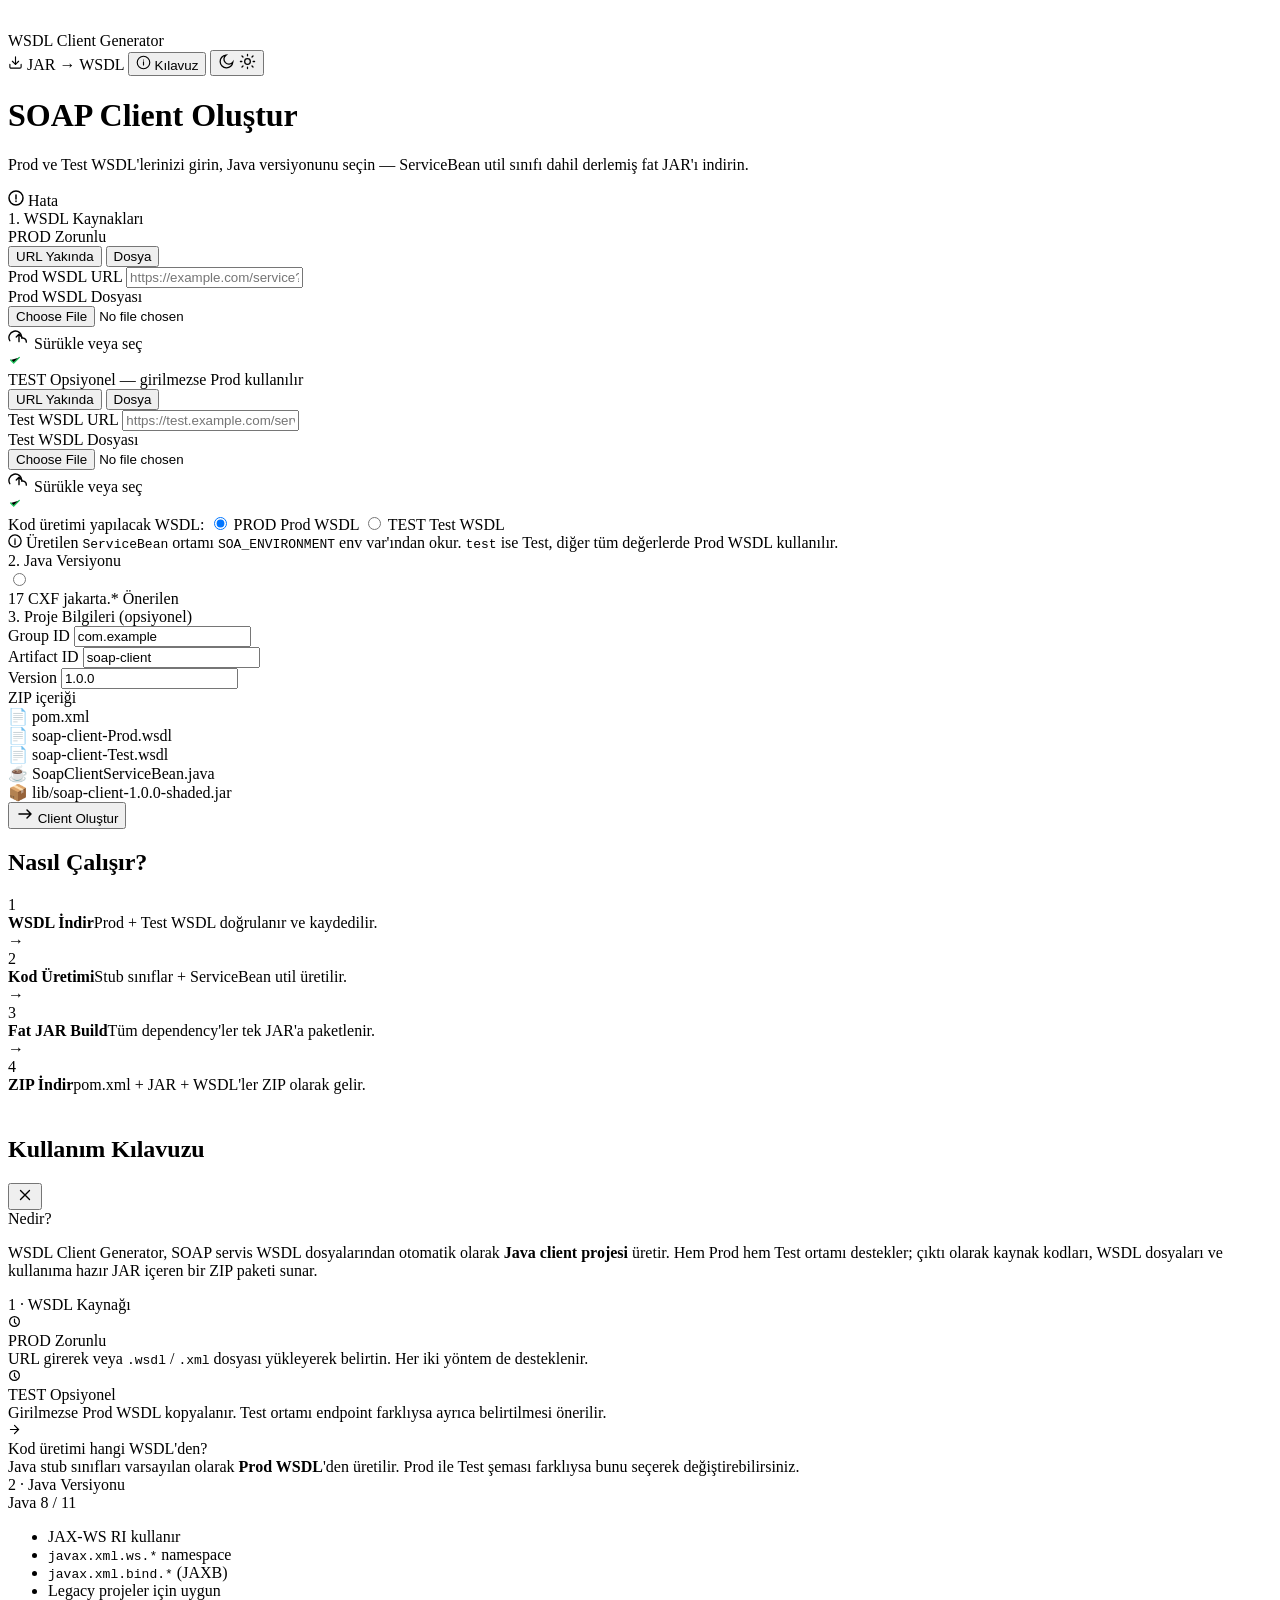
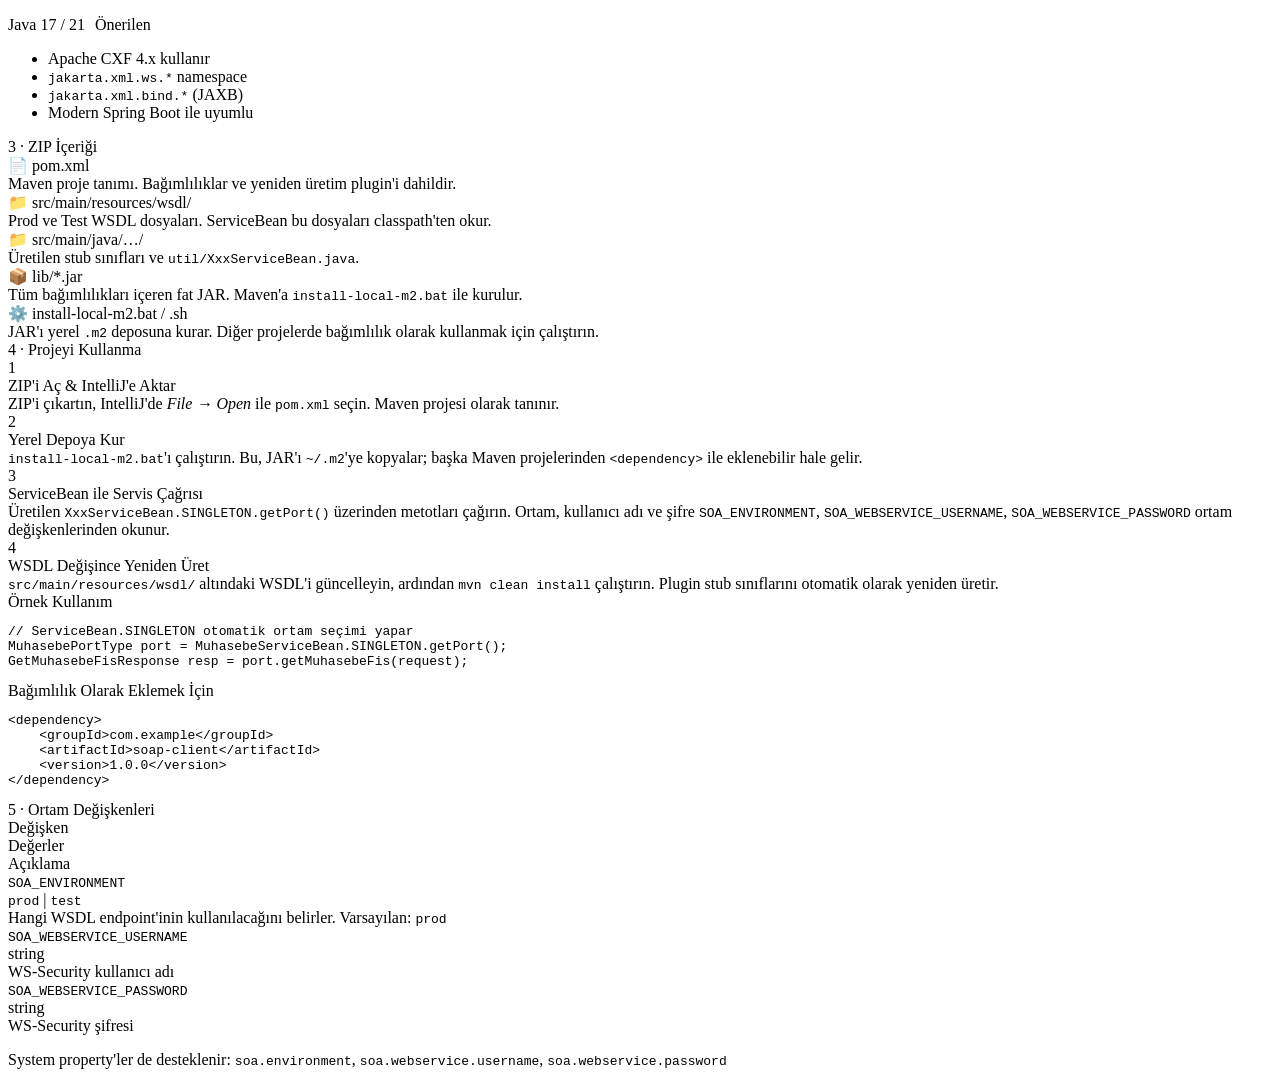
<file: src/main/resources/templates/index.html>
<!DOCTYPE html>
<html lang="tr" xmlns:th="http://www.thymeleaf.org">
<head>
    <meta charset="UTF-8"/>
    <meta name="viewport" content="width=device-width, initial-scale=1.0"/>
    <title>WSDL Client Generator</title>
    <link rel="icon" type="image/svg+xml" th:href="@{/favicon.svg}"/>
    <link rel="icon" type="image/x-icon" th:href="@{/favicon.ico}"/>
    <link rel="stylesheet" th:href="@{/css/style.css}"/>
    <script>
        (function() {
            const t = localStorage.getItem('theme') || 'dark';
            document.documentElement.setAttribute('data-theme', t);
        })();
    </script>
</head>
<body>
<div class="page">

    <header class="header">
        <div class="header-inner">
            <div class="logo">
                <div class="logo-icon">
                    <svg width="20" height="20" viewBox="0 0 20 20" fill="none">
                        <path d="M4 6h5l3 4-3 4H4l3-4-3-4zm6 0h6" stroke="white" stroke-width="1.8"
                              stroke-linecap="round" stroke-linejoin="round"/>
                    </svg>
                </div>
                <span>WSDL Client Generator</span>
            </div>
            <div class="header-right">
                <a class="btn-jar2wsdl" th:href="@{/jar2wsdl}" title="JAR'dan WSDL Çıkar">
                    <svg width="15" height="15" viewBox="0 0 24 24" fill="none">
                        <path d="M21 15v4a2 2 0 01-2 2H5a2 2 0 01-2-2v-4" stroke="currentColor" stroke-width="1.8" stroke-linecap="round" stroke-linejoin="round"/>
                        <polyline points="7 10 12 15 17 10" stroke="currentColor" stroke-width="1.8" stroke-linecap="round" stroke-linejoin="round"/>
                        <line x1="12" y1="15" x2="12" y2="3" stroke="currentColor" stroke-width="1.8" stroke-linecap="round"/>
                    </svg>
                    JAR → WSDL
                </a>
                <button class="btn-guide" id="guideBtn" title="Kullanım Kılavuzu">
                    <svg width="15" height="15" viewBox="0 0 24 24" fill="none">
                        <circle cx="12" cy="12" r="10" stroke="currentColor" stroke-width="1.8"/>
                        <path d="M12 8v.01M12 11v5" stroke="currentColor" stroke-width="1.8" stroke-linecap="round"/>
                    </svg>
                    Kılavuz
                </button>
                <button class="theme-toggle" id="themeToggle" title="Tema değiştir" aria-label="Tema değiştir">
                    <svg class="icon-moon" width="17" height="17" viewBox="0 0 24 24" fill="none">
                        <path d="M21 12.79A9 9 0 1111.21 3a7 7 0 109.79 9.79z" stroke="currentColor" stroke-width="1.8" stroke-linecap="round"/>
                    </svg>
                    <svg class="icon-sun" width="17" height="17" viewBox="0 0 24 24" fill="none">
                        <circle cx="12" cy="12" r="4" stroke="currentColor" stroke-width="1.8"/>
                        <path d="M12 2v2m0 16v2M4.22 4.22l1.42 1.42m12.72 12.72 1.42 1.42M2 12h2m16 0h2M4.22 19.78l1.42-1.42M18.36 5.64l1.42-1.42" stroke="currentColor" stroke-width="1.8" stroke-linecap="round"/>
                    </svg>
                </button>
            </div>
        </div>
    </header>

    <main class="main">
        <div class="card">
            <div class="card-header">
                <h1 class="card-title">SOAP Client Oluştur</h1>
                <p class="card-subtitle">Prod ve Test WSDL'lerinizi girin, Java versiyonunu seçin — ServiceBean util sınıfı dahil derlemiş fat JAR'ı indirin.</p>
            </div>

            <div th:if="${error}" class="alert alert-error">
                <svg width="16" height="16" viewBox="0 0 16 16"><circle cx="8" cy="8" r="7" stroke="currentColor" stroke-width="1.5" fill="none"/><path d="M8 5v4m0 2v.5" stroke="currentColor" stroke-width="1.5" stroke-linecap="round"/></svg>
                <span th:text="${error}">Hata</span>
            </div>

            <form th:action="@{/generate}" method="post" enctype="multipart/form-data" id="genForm">

                <!-- ── 1. WSDL Girişleri ──────────────────────── -->
                <div class="form-section">
                    <div class="section-label">1. WSDL Kaynakları</div>

                    <div class="wsdl-grid">

                        <!-- Prod WSDL -->
                        <div class="wsdl-env-block">
                            <div class="wsdl-env-header">
                                <span class="env-badge env-prod">PROD</span>
                                <span class="env-desc">Zorunlu</span>
                            </div>
                            <div class="tab-group">
                                <button type="button"
                                        th:classappend="${urlInputEnabled} ? 'active' : 'tab-disabled'"
                                        th:disabled="${!urlInputEnabled}"
                                        class="tab"
                                        data-tab="prod-url">
                                    URL
                                    <span th:if="${!urlInputEnabled}" class="tab-soon">Yakında</span>
                                </button>
                                <button type="button"
                                        th:classappend="${urlInputEnabled} ? '' : 'active'"
                                        class="tab"
                                        data-tab="prod-file">Dosya</button>
                            </div>
                            <div id="tab-prod-url" th:classappend="${urlInputEnabled} ? '' : 'hidden'" class="tab-content">
                                <div class="input-group">
                                    <label class="input-label" for="wsdlUrlProd">Prod WSDL URL</label>
                                    <input type="url" id="wsdlUrlProd" name="wsdlUrlProd"
                                           placeholder="https://example.com/service?wsdl" class="input"/>
                                </div>
                            </div>
                            <div id="tab-prod-file" th:classappend="${urlInputEnabled} ? 'hidden' : ''" class="tab-content">
                                <div class="input-group">
                                    <label class="input-label">Prod WSDL Dosyası</label>
                                    <div class="file-drop" id="fileDropProd">
                                        <input type="file" id="wsdlFileProd" name="wsdlFileProd" accept=".wsdl,.xml" class="file-input"/>
                                        <div class="file-placeholder">
                                            <svg width="22" height="22" viewBox="0 0 24 24" fill="none"><path d="M12 16V8m0 0-3 3m3-3 3 3" stroke="currentColor" stroke-width="1.5" stroke-linecap="round"/><path d="M20 16.5A4.5 4.5 0 0016 12H15a7 7 0 10-13 3" stroke="currentColor" stroke-width="1.5" stroke-linecap="round"/></svg>
                                            <span class="file-text">Sürükle veya <span class="link">seç</span></span>
                                        </div>
                                        <div class="file-selected hidden" id="fileSelectedProd">
                                            <svg width="14" height="14" viewBox="0 0 16 16"><path d="M13 5L6.5 11.5 3 8" stroke="#22c55e" stroke-width="1.5" stroke-linecap="round"/></svg>
                                            <span id="fileNameProd"></span>
                                        </div>
                                    </div>
                                </div>
                            </div>
                        </div>

                        <!-- Test WSDL -->
                        <div class="wsdl-env-block">
                            <div class="wsdl-env-header">
                                <span class="env-badge env-test">TEST</span>
                                <span class="env-desc">Opsiyonel — girilmezse Prod kullanılır</span>
                            </div>
                            <div class="tab-group">
                                <button type="button"
                                        th:classappend="${urlInputEnabled} ? 'active' : 'tab-disabled'"
                                        th:disabled="${!urlInputEnabled}"
                                        class="tab"
                                        data-tab="test-url">
                                    URL
                                    <span th:if="${!urlInputEnabled}" class="tab-soon">Yakında</span>
                                </button>
                                <button type="button"
                                        th:classappend="${urlInputEnabled} ? '' : 'active'"
                                        class="tab"
                                        data-tab="test-file">Dosya</button>
                            </div>
                            <div id="tab-test-url" th:classappend="${urlInputEnabled} ? '' : 'hidden'" class="tab-content">
                                <div class="input-group">
                                    <label class="input-label" for="wsdlUrlTest">Test WSDL URL</label>
                                    <input type="url" id="wsdlUrlTest" name="wsdlUrlTest"
                                           placeholder="https://test.example.com/service?wsdl" class="input"/>
                                </div>
                            </div>
                            <div id="tab-test-file" th:classappend="${urlInputEnabled} ? 'hidden' : ''" class="tab-content">
                                <div class="input-group">
                                    <label class="input-label">Test WSDL Dosyası</label>
                                    <div class="file-drop" id="fileDropTest">
                                        <input type="file" id="wsdlFileTest" name="wsdlFileTest" accept=".wsdl,.xml" class="file-input"/>
                                        <div class="file-placeholder">
                                            <svg width="22" height="22" viewBox="0 0 24 24" fill="none"><path d="M12 16V8m0 0-3 3m3-3 3 3" stroke="currentColor" stroke-width="1.5" stroke-linecap="round"/><path d="M20 16.5A4.5 4.5 0 0016 12H15a7 7 0 10-13 3" stroke="currentColor" stroke-width="1.5" stroke-linecap="round"/></svg>
                                            <span class="file-text">Sürükle veya <span class="link">seç</span></span>
                                        </div>
                                        <div class="file-selected hidden" id="fileSelectedTest">
                                            <svg width="14" height="14" viewBox="0 0 16 16"><path d="M13 5L6.5 11.5 3 8" stroke="#22c55e" stroke-width="1.5" stroke-linecap="round"/></svg>
                                            <span id="fileNameTest"></span>
                                        </div>
                                    </div>
                                </div>
                            </div>
                        </div>
                    </div>

                    <!-- Kod üretimi hangi WSDL'den yapılsın -->
                    <div class="codegen-select">
                        <span class="codegen-label">Kod üretimi yapılacak WSDL:</span>
                        <label class="codegen-option">
                            <input type="radio" name="generateFrom" value="PROD" checked/>
                            <span class="codegen-pill">
                                <span class="env-badge env-prod">PROD</span>
                                Prod WSDL
                            </span>
                        </label>
                        <label class="codegen-option">
                            <input type="radio" name="generateFrom" value="TEST"/>
                            <span class="codegen-pill">
                                <span class="env-badge env-test">TEST</span>
                                Test WSDL
                            </span>
                        </label>
                    </div>

                    <!-- ServiceBean ortam bilgisi -->
                    <div class="info-box">
                        <svg width="14" height="14" viewBox="0 0 16 16"><circle cx="8" cy="8" r="7" stroke="currentColor" stroke-width="1.5" fill="none"/><path d="M8 7v5m0-6.5v.5" stroke="currentColor" stroke-width="1.5" stroke-linecap="round"/></svg>
                        <span>Üretilen <code>ServiceBean</code> ortamı <code>SOA_ENVIRONMENT</code> env var'ından okur. <code>test</code> ise Test, diğer tüm değerlerde Prod WSDL kullanılır.</span>
                    </div>
                </div>

                <!-- ── 2. Java Versiyonu ──────────────────────── -->
                <div class="form-section">
                    <div class="section-label">2. Java Versiyonu</div>
                    <div class="version-grid">
                        <label th:each="v : ${javaVersions}" class="version-card">
                            <input type="radio" name="javaVersion" th:value="${v.name()}"
                                   th:checked="${v.name() == 'JAVA_17'}"/>
                            <div class="version-inner">
                                <span class="version-num"  th:text="${v.label}">17</span>
                                <span class="version-tool" th:text="${v.usesCxf() ? 'Apache CXF 4.x' : 'JAX-WS RI'}">CXF</span>
                                <span class="version-ns"   th:text="${v.isJakarta() ? 'jakarta.*' : 'javax.*'}">jakarta.*</span>
                                <span th:if="${v.name() == 'JAVA_17'}" class="version-badge">Önerilen</span>
                            </div>
                        </label>
                    </div>
                </div>

                <!-- ── 3. Proje Bilgileri ─────────────────────── -->
                <div class="form-section">
                    <div class="section-label">3. Proje Bilgileri <span class="optional">(opsiyonel)</span></div>
                    <div class="coord-grid">
                        <div class="input-group">
                            <label class="input-label" for="groupId">Group ID</label>
                            <input type="text" id="groupId" name="groupId" value="com.example" class="input mono"/>
                        </div>
                        <div class="input-group">
                            <label class="input-label" for="artifactId">Artifact ID</label>
                            <input type="text" id="artifactId" name="artifactId" value="soap-client" class="input mono"/>
                        </div>
                        <div class="input-group">
                            <label class="input-label" for="version">Version</label>
                            <input type="text" id="version" name="version" value="1.0.0" class="input mono"/>
                        </div>
                    </div>
                </div>

                <!-- ── Üretilecekler özet ────────────────────── -->
                <div class="output-preview">
                    <div class="output-title">ZIP içeriği</div>
                    <div class="output-items">
                        <div class="output-item">📄 pom.xml</div>
                        <div class="output-item">📄 <span id="previewProdName">soap-client-Prod.wsdl</span></div>
                        <div class="output-item">📄 <span id="previewTestName">soap-client-Test.wsdl</span></div>
                        <div class="output-item">☕ <span id="previewBean">SoapClientServiceBean.java</span></div>
                        <div class="output-item">📦 <span id="previewJar">lib/soap-client-1.0.0-shaded.jar</span></div>
                    </div>
                </div>

                <button type="submit" class="btn-primary" id="submitBtn">
                    <svg width="18" height="18" viewBox="0 0 18 18" fill="none">
                        <path d="M3 9h12m0 0-4-4m4 4-4 4" stroke="currentColor"
                              stroke-width="1.5" stroke-linecap="round" stroke-linejoin="round"/>
                    </svg>
                    Client Oluştur
                </button>
            </form>
        </div>

        <!-- Nasıl Çalışır -->
        <div class="how-section">
            <h2 class="how-title">Nasıl Çalışır?</h2>
            <div class="steps">
                <div class="step">
                    <div class="step-num">1</div>
                    <div class="step-text"><strong>WSDL İndir</strong>Prod + Test WSDL doğrulanır ve kaydedilir.</div>
                </div>
                <div class="step-arrow">→</div>
                <div class="step">
                    <div class="step-num">2</div>
                    <div class="step-text"><strong>Kod Üretimi</strong>Stub sınıflar + ServiceBean util üretilir.</div>
                </div>
                <div class="step-arrow">→</div>
                <div class="step">
                    <div class="step-num">3</div>
                    <div class="step-text"><strong>Fat JAR Build</strong>Tüm dependency'ler tek JAR'a paketlenir.</div>
                </div>
                <div class="step-arrow">→</div>
                <div class="step">
                    <div class="step-num">4</div>
                    <div class="step-text"><strong>ZIP İndir</strong>pom.xml + JAR + WSDL'ler ZIP olarak gelir.</div>
                </div>
            </div>
        </div>
    </main>
</div>

<!-- ── Kullanım Kılavuzu Modal ──────────────────────── -->
<div class="guide-overlay" id="guideOverlay">
    <div class="guide-modal" role="dialog" aria-modal="true" aria-labelledby="guideTitle">

        <div class="guide-header">
            <div class="guide-title-row">
                <div class="guide-icon">
                    <svg width="18" height="18" viewBox="0 0 24 24" fill="none">
                        <path d="M12 2L2 7l10 5 10-5-10-5zM2 17l10 5 10-5M2 12l10 5 10-5" stroke="white" stroke-width="1.8" stroke-linecap="round" stroke-linejoin="round"/>
                    </svg>
                </div>
                <h2 class="guide-title" id="guideTitle">Kullanım Kılavuzu</h2>
            </div>
            <button class="guide-close" id="guideClose" aria-label="Kapat">
                <svg width="18" height="18" viewBox="0 0 24 24" fill="none">
                    <path d="M18 6L6 18M6 6l12 12" stroke="currentColor" stroke-width="1.8" stroke-linecap="round"/>
                </svg>
            </button>
        </div>

        <div class="guide-body">

            <!-- ── Bölüm 1: Genel Bakış ── -->
            <div class="guide-section">
                <div class="guide-section-label">Nedir?</div>
                <p class="guide-text">WSDL Client Generator, SOAP servis WSDL dosyalarından otomatik olarak <strong>Java client projesi</strong> üretir. Hem Prod hem Test ortamı destekler; çıktı olarak kaynak kodları, WSDL dosyaları ve kullanıma hazır JAR içeren bir ZIP paketi sunar.</p>
            </div>

            <!-- ── Bölüm 2: WSDL Kaynağı ── -->
            <div class="guide-section">
                <div class="guide-section-label">1 · WSDL Kaynağı</div>
                <div class="guide-steps">
                    <div class="guide-step">
                        <div class="guide-step-icon guide-step-icon--prod">
                            <svg width="13" height="13" viewBox="0 0 16 16" fill="none"><circle cx="8" cy="8" r="6" stroke="currentColor" stroke-width="1.5"/><path d="M8 5v4l2 2" stroke="currentColor" stroke-width="1.5" stroke-linecap="round"/></svg>
                        </div>
                        <div>
                            <div class="guide-step-title"><span class="env-badge env-prod">PROD</span> Zorunlu</div>
                            <div class="guide-step-desc">URL girerek veya <code>.wsdl</code> / <code>.xml</code> dosyası yükleyerek belirtin. Her iki yöntem de desteklenir.</div>
                        </div>
                    </div>
                    <div class="guide-step">
                        <div class="guide-step-icon guide-step-icon--test">
                            <svg width="13" height="13" viewBox="0 0 16 16" fill="none"><circle cx="8" cy="8" r="6" stroke="currentColor" stroke-width="1.5"/><path d="M8 5v4l2 2" stroke="currentColor" stroke-width="1.5" stroke-linecap="round"/></svg>
                        </div>
                        <div>
                            <div class="guide-step-title"><span class="env-badge env-test">TEST</span> Opsiyonel</div>
                            <div class="guide-step-desc">Girilmezse Prod WSDL kopyalanır. Test ortamı endpoint farklıysa ayrıca belirtilmesi önerilir.</div>
                        </div>
                    </div>
                    <div class="guide-step">
                        <div class="guide-step-icon">
                            <svg width="13" height="13" viewBox="0 0 16 16" fill="none"><path d="M3 8h10M8 3l5 5-5 5" stroke="currentColor" stroke-width="1.5" stroke-linecap="round"/></svg>
                        </div>
                        <div>
                            <div class="guide-step-title">Kod üretimi hangi WSDL'den?</div>
                            <div class="guide-step-desc">Java stub sınıfları varsayılan olarak <strong>Prod WSDL</strong>'den üretilir. Prod ile Test şeması farklıysa bunu seçerek değiştirebilirsiniz.</div>
                        </div>
                    </div>
                </div>
            </div>

            <!-- ── Bölüm 3: Java Versiyonu ── -->
            <div class="guide-section">
                <div class="guide-section-label">2 · Java Versiyonu</div>
                <div class="guide-compare">
                    <div class="guide-compare-col">
                        <div class="guide-compare-head guide-compare-head--old">Java 8 / 11</div>
                        <ul class="guide-list">
                            <li>JAX-WS RI kullanır</li>
                            <li><code>javax.xml.ws.*</code> namespace</li>
                            <li><code>javax.xml.bind.*</code> (JAXB)</li>
                            <li>Legacy projeler için uygun</li>
                        </ul>
                    </div>
                    <div class="guide-compare-col">
                        <div class="guide-compare-head guide-compare-head--new">Java 17 / 21 <span class="version-badge" style="position:static;margin-left:6px">Önerilen</span></div>
                        <ul class="guide-list">
                            <li>Apache CXF 4.x kullanır</li>
                            <li><code>jakarta.xml.ws.*</code> namespace</li>
                            <li><code>jakarta.xml.bind.*</code> (JAXB)</li>
                            <li>Modern Spring Boot ile uyumlu</li>
                        </ul>
                    </div>
                </div>
            </div>

            <!-- ── Bölüm 4: ZIP İçeriği ── -->
            <div class="guide-section">
                <div class="guide-section-label">3 · ZIP İçeriği</div>
                <div class="guide-files">
                    <div class="guide-file">
                        <div class="guide-file-name">📄 pom.xml</div>
                        <div class="guide-file-desc">Maven proje tanımı. Bağımlılıklar ve yeniden üretim plugin'i dahildir.</div>
                    </div>
                    <div class="guide-file">
                        <div class="guide-file-name">📁 src/main/resources/wsdl/</div>
                        <div class="guide-file-desc">Prod ve Test WSDL dosyaları. ServiceBean bu dosyaları classpath'ten okur.</div>
                    </div>
                    <div class="guide-file">
                        <div class="guide-file-name">📁 src/main/java/…/</div>
                        <div class="guide-file-desc">Üretilen stub sınıfları ve <code>util/XxxServiceBean.java</code>.</div>
                    </div>
                    <div class="guide-file">
                        <div class="guide-file-name">📦 lib/*.jar</div>
                        <div class="guide-file-desc">Tüm bağımlılıkları içeren fat JAR. Maven'a <code>install-local-m2.bat</code> ile kurulur.</div>
                    </div>
                    <div class="guide-file">
                        <div class="guide-file-name">⚙️ install-local-m2.bat / .sh</div>
                        <div class="guide-file-desc">JAR'ı yerel <code>.m2</code> deposuna kurar. Diğer projelerde bağımlılık olarak kullanmak için çalıştırın.</div>
                    </div>
                </div>
            </div>

            <!-- ── Bölüm 5: Kullanım ── -->
            <div class="guide-section">
                <div class="guide-section-label">4 · Projeyi Kullanma</div>
                <div class="guide-usage-steps">
                    <div class="guide-usage-step">
                        <div class="guide-usage-num">1</div>
                        <div>
                            <div class="guide-usage-title">ZIP'i Aç & IntelliJ'e Aktar</div>
                            <div class="guide-usage-desc">ZIP'i çıkartın, IntelliJ'de <em>File → Open</em> ile <code>pom.xml</code> seçin. Maven projesi olarak tanınır.</div>
                        </div>
                    </div>
                    <div class="guide-usage-step">
                        <div class="guide-usage-num">2</div>
                        <div>
                            <div class="guide-usage-title">Yerel Depoya Kur</div>
                            <div class="guide-usage-desc"><code>install-local-m2.bat</code>'ı çalıştırın. Bu, JAR'ı <code>~/.m2</code>'ye kopyalar; başka Maven projelerinden <code>&lt;dependency&gt;</code> ile eklenebilir hale gelir.</div>
                        </div>
                    </div>
                    <div class="guide-usage-step">
                        <div class="guide-usage-num">3</div>
                        <div>
                            <div class="guide-usage-title">ServiceBean ile Servis Çağrısı</div>
                            <div class="guide-usage-desc">Üretilen <code>XxxServiceBean.SINGLETON.getPort()</code> üzerinden metotları çağırın. Ortam, kullanıcı adı ve şifre <code>SOA_ENVIRONMENT</code>, <code>SOA_WEBSERVICE_USERNAME</code>, <code>SOA_WEBSERVICE_PASSWORD</code> ortam değişkenlerinden okunur.</div>
                        </div>
                    </div>
                    <div class="guide-usage-step">
                        <div class="guide-usage-num">4</div>
                        <div>
                            <div class="guide-usage-title">WSDL Değişince Yeniden Üret</div>
                            <div class="guide-usage-desc"><code>src/main/resources/wsdl/</code> altındaki WSDL'i güncelleyin, ardından <code>mvn clean install</code> çalıştırın. Plugin stub sınıflarını otomatik olarak yeniden üretir.</div>
                        </div>
                    </div>
                </div>

                <div class="guide-code-block">
                    <div class="guide-code-label">Örnek Kullanım</div>
                    <pre class="guide-code">// ServiceBean.SINGLETON otomatik ortam seçimi yapar
MuhasebePortType port = MuhasebeServiceBean.SINGLETON.getPort();
GetMuhasebeFisResponse resp = port.getMuhasebeFis(request);</pre>
                </div>

                <div class="guide-code-block">
                    <div class="guide-code-label">Bağımlılık Olarak Eklemek İçin</div>
                    <pre class="guide-code">&lt;dependency&gt;
    &lt;groupId&gt;com.example&lt;/groupId&gt;
    &lt;artifactId&gt;soap-client&lt;/artifactId&gt;
    &lt;version&gt;1.0.0&lt;/version&gt;
&lt;/dependency&gt;</pre>
                </div>
            </div>

            <!-- ── Bölüm 6: Ortam Değişkenleri ── -->
            <div class="guide-section">
                <div class="guide-section-label">5 · Ortam Değişkenleri</div>
                <div class="guide-env-table">
                    <div class="guide-env-row guide-env-header">
                        <div>Değişken</div>
                        <div>Değerler</div>
                        <div>Açıklama</div>
                    </div>
                    <div class="guide-env-row">
                        <div><code>SOA_ENVIRONMENT</code></div>
                        <div><code>prod</code> | <code>test</code></div>
                        <div>Hangi WSDL endpoint'inin kullanılacağını belirler. Varsayılan: <code>prod</code></div>
                    </div>
                    <div class="guide-env-row">
                        <div><code>SOA_WEBSERVICE_USERNAME</code></div>
                        <div>string</div>
                        <div>WS-Security kullanıcı adı</div>
                    </div>
                    <div class="guide-env-row">
                        <div><code>SOA_WEBSERVICE_PASSWORD</code></div>
                        <div>string</div>
                        <div>WS-Security şifresi</div>
                    </div>
                </div>
                <p class="guide-text guide-text--small">System property'ler de desteklenir: <code>soa.environment</code>, <code>soa.webservice.username</code>, <code>soa.webservice.password</code></p>
            </div>

        </div><!-- /guide-body -->
    </div><!-- /guide-modal -->
</div><!-- /guide-overlay -->


<script th:src="@{/js/app.js}"></script>
</body>
</html>
</file>
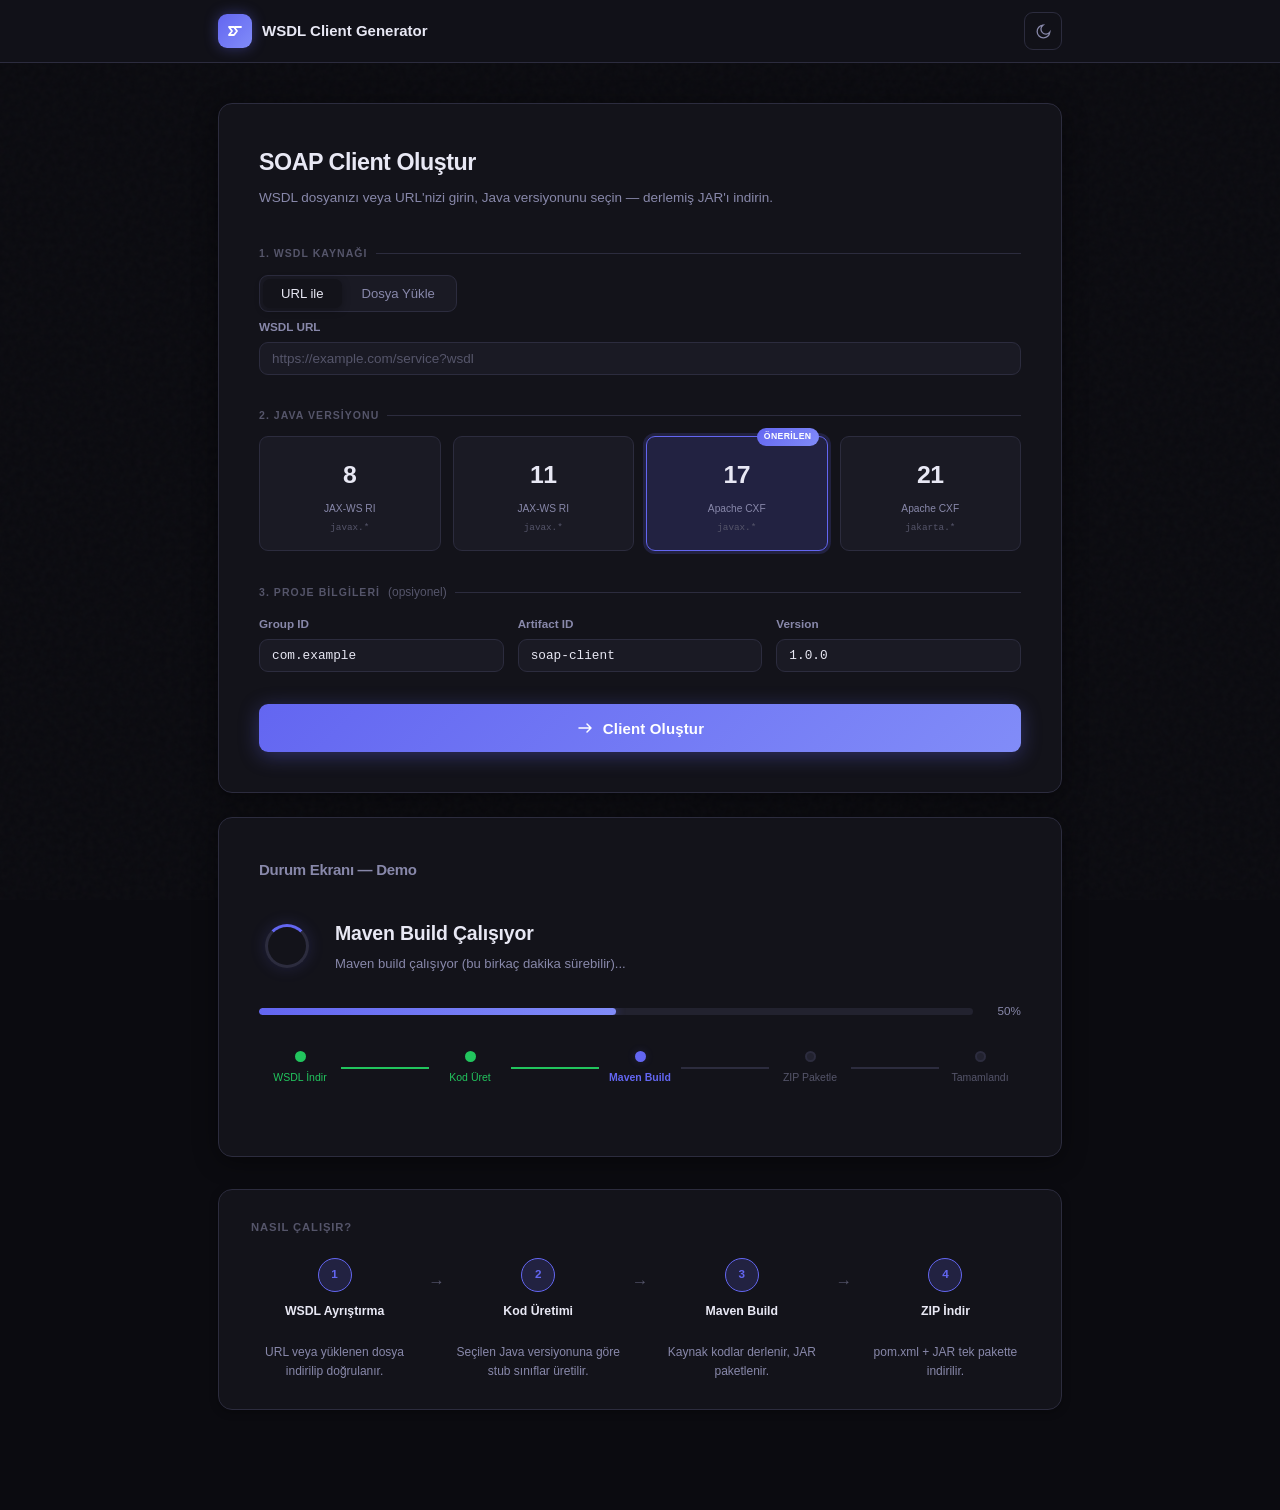
<file: src/main/resources/static/preview.html>
<!DOCTYPE html>
<html lang="tr">
<head>
  <meta charset="UTF-8"/>
  <meta name="viewport" content="width=device-width, initial-scale=1.0"/>
  <title>WSDL Client Generator — Preview</title>
  <link rel="stylesheet" href="css/style.css"/>
  <script>
    (function() {
      const t = localStorage.getItem('theme') || 'dark';
      document.documentElement.setAttribute('data-theme', t);
    })();
  </script>
</head>
<body>
<div class="page">

  <header class="header">
    <div class="header-inner">
      <div class="logo">
        <div class="logo-icon">
          <svg width="20" height="20" viewBox="0 0 20 20" fill="none">
            <path d="M4 6h5l3 4-3 4H4l3-4-3-4zm6 0h6" stroke="white" stroke-width="1.8"
                  stroke-linecap="round" stroke-linejoin="round"/>
          </svg>
        </div>
        <span>WSDL Client Generator</span>
      </div>
      <div class="header-right">
        <button class="theme-toggle" id="themeToggle" title="Tema değiştir">
          <svg class="icon-moon" width="17" height="17" viewBox="0 0 24 24" fill="none">
            <path d="M21 12.79A9 9 0 1111.21 3a7 7 0 109.79 9.79z" stroke="currentColor" stroke-width="1.8" stroke-linecap="round"/>
          </svg>
          <svg class="icon-sun" width="17" height="17" viewBox="0 0 24 24" fill="none">
            <circle cx="12" cy="12" r="4" stroke="currentColor" stroke-width="1.8"/>
            <path d="M12 2v2m0 16v2M4.22 4.22l1.42 1.42m12.72 12.72 1.42 1.42M2 12h2m16 0h2M4.22 19.78l1.42-1.42M18.36 5.64l1.42-1.42" stroke="currentColor" stroke-width="1.8" stroke-linecap="round"/>
          </svg>
        </button>
      </div>
    </div>
  </header>

  <main class="main">
    <div class="card">
      <div class="card-header">
        <h1 class="card-title">SOAP Client Oluştur</h1>
        <p class="card-subtitle">WSDL dosyanızı veya URL'nizi girin, Java versiyonunu seçin — derlemiş JAR'ı indirin.</p>
      </div>

      <form id="genForm">

        <!-- WSDL Girişi -->
        <div class="form-section">
          <div class="section-label">1. WSDL Kaynağı</div>
          <div class="tab-group" id="wsdlTabs">
            <button type="button" class="tab active" data-tab="url">URL ile</button>
            <button type="button" class="tab" data-tab="file">Dosya Yükle</button>
          </div>
          <div id="tab-url" class="tab-content">
            <div class="input-group">
              <label class="input-label" for="wsdlUrl">WSDL URL</label>
              <input type="url" id="wsdlUrl" name="wsdlUrl"
                     placeholder="https://example.com/service?wsdl" class="input"/>
            </div>
          </div>
          <div id="tab-file" class="tab-content hidden">
            <div class="input-group">
              <label class="input-label" for="wsdlFile">WSDL Dosyası</label>
              <div class="file-drop" id="fileDrop">
                <input type="file" id="wsdlFile" name="wsdlFile" accept=".wsdl,.xml" class="file-input"/>
                <div class="file-placeholder">
                  <svg width="24" height="24" viewBox="0 0 24 24" fill="none"><path d="M12 16V8m0 0-3 3m3-3 3 3" stroke="currentColor" stroke-width="1.5" stroke-linecap="round"/><path d="M20 16.5A4.5 4.5 0 0016 12H15a7 7 0 10-13 3" stroke="currentColor" stroke-width="1.5" stroke-linecap="round"/></svg>
                  <span class="file-text">Dosyayı buraya sürükleyin ya da <span class="link">seçin</span></span>
                  <span class="file-hint">.wsdl veya .xml — maks 10 MB</span>
                </div>
                <div class="file-selected hidden" id="fileSelected">
                  <svg width="16" height="16" viewBox="0 0 16 16"><path d="M13 5L6.5 11.5 3 8" stroke="#22c55e" stroke-width="1.5" stroke-linecap="round"/></svg>
                  <span id="fileName"></span>
                </div>
              </div>
            </div>
          </div>
        </div>

        <!-- Java Versiyonu -->
        <div class="form-section">
          <div class="section-label">2. Java Versiyonu</div>
          <div class="version-grid">

            <label class="version-card">
              <input type="radio" name="javaVersion" value="JAVA_8"/>
              <div class="version-inner">
                <span class="version-num">8</span>
                <span class="version-tool">JAX-WS RI</span>
                <span class="version-ns">javax.*</span>
              </div>
            </label>

            <label class="version-card">
              <input type="radio" name="javaVersion" value="JAVA_11"/>
              <div class="version-inner">
                <span class="version-num">11</span>
                <span class="version-tool">JAX-WS RI</span>
                <span class="version-ns">javax.*</span>
              </div>
            </label>

            <label class="version-card">
              <input type="radio" name="javaVersion" value="JAVA_17" checked/>
              <div class="version-inner">
                <span class="version-num">17</span>
                <span class="version-tool">Apache CXF</span>
                <span class="version-ns">javax.*</span>
                <span class="version-badge">Önerilen</span>
              </div>
            </label>

            <label class="version-card">
              <input type="radio" name="javaVersion" value="JAVA_21"/>
              <div class="version-inner">
                <span class="version-num">21</span>
                <span class="version-tool">Apache CXF</span>
                <span class="version-ns">jakarta.*</span>
              </div>
            </label>

          </div>
        </div>

        <!-- Maven Koordinatları -->
        <div class="form-section">
          <div class="section-label">3. Proje Bilgileri <span class="optional">(opsiyonel)</span></div>
          <div class="coord-grid">
            <div class="input-group">
              <label class="input-label" for="groupId">Group ID</label>
              <input type="text" id="groupId" name="groupId" value="com.example" class="input mono"/>
            </div>
            <div class="input-group">
              <label class="input-label" for="artifactId">Artifact ID</label>
              <input type="text" id="artifactId" name="artifactId" value="soap-client" class="input mono"/>
            </div>
            <div class="input-group">
              <label class="input-label" for="version">Version</label>
              <input type="text" id="version" name="version" value="1.0.0" class="input mono"/>
            </div>
          </div>
        </div>

        <button type="submit" class="btn-primary" id="submitBtn">
          <svg width="18" height="18" viewBox="0 0 18 18" fill="none">
            <path d="M3 9h12m0 0-4-4m4 4-4 4" stroke="currentColor"
                  stroke-width="1.5" stroke-linecap="round" stroke-linejoin="round"/>
          </svg>
          Client Oluştur
        </button>
      </form>
    </div>

    <!-- Status Card Demo -->
    <div class="card" style="margin-top:24px;">
      <div class="card-header">
        <h2 class="card-title" style="font-size:1rem;color:var(--text2)">Durum Ekranı — Demo</h2>
      </div>

      <div class="status-header">
        <div class="status-icon">
          <div class="spinner"></div>
        </div>
        <div class="status-meta">
          <h1 class="status-title">Maven Build Çalışıyor</h1>
          <p class="status-msg">Maven build çalışıyor (bu birkaç dakika sürebilir)...</p>
        </div>
      </div>

      <div class="progress-wrap">
        <div class="progress-bar">
          <div class="progress-fill" style="width:50%"></div>
        </div>
        <span class="progress-pct">50%</span>
      </div>

      <div class="pipeline">
        <div class="pipe-step done" id="pipe-FETCHING_WSDL">
          <div class="pipe-dot"></div><span>WSDL İndir</span>
        </div>
        <div class="pipe-line" style="background:var(--green)"></div>
        <div class="pipe-step done">
          <div class="pipe-dot"></div><span>Kod Üret</span>
        </div>
        <div class="pipe-line" style="background:var(--green)"></div>
        <div class="pipe-step active">
          <div class="pipe-dot"></div><span>Maven Build</span>
        </div>
        <div class="pipe-line"></div>
        <div class="pipe-step">
          <div class="pipe-dot"></div><span>ZIP Paketle</span>
        </div>
        <div class="pipe-line"></div>
        <div class="pipe-step">
          <div class="pipe-dot"></div><span>Tamamlandı</span>
        </div>
      </div>
    </div>

    <!-- Nasıl Çalışır -->
    <div class="how-section">
      <h2 class="how-title">Nasıl Çalışır?</h2>
      <div class="steps">
        <div class="step">
          <div class="step-num">1</div>
          <div class="step-text"><strong>WSDL Ayrıştırma</strong><br/>URL veya yüklenen dosya indirilip doğrulanır.</div>
        </div>
        <div class="step-arrow">→</div>
        <div class="step">
          <div class="step-num">2</div>
          <div class="step-text"><strong>Kod Üretimi</strong><br/>Seçilen Java versiyonuna göre stub sınıflar üretilir.</div>
        </div>
        <div class="step-arrow">→</div>
        <div class="step">
          <div class="step-num">3</div>
          <div class="step-text"><strong>Maven Build</strong><br/>Kaynak kodlar derlenir, JAR paketlenir.</div>
        </div>
        <div class="step-arrow">→</div>
        <div class="step">
          <div class="step-num">4</div>
          <div class="step-text"><strong>ZIP İndir</strong><br/>pom.xml + JAR tek pakette indirilir.</div>
        </div>
      </div>
    </div>
  </main>
</div>
<script src="js/app.js"></script>
</body>
</html>
</file>
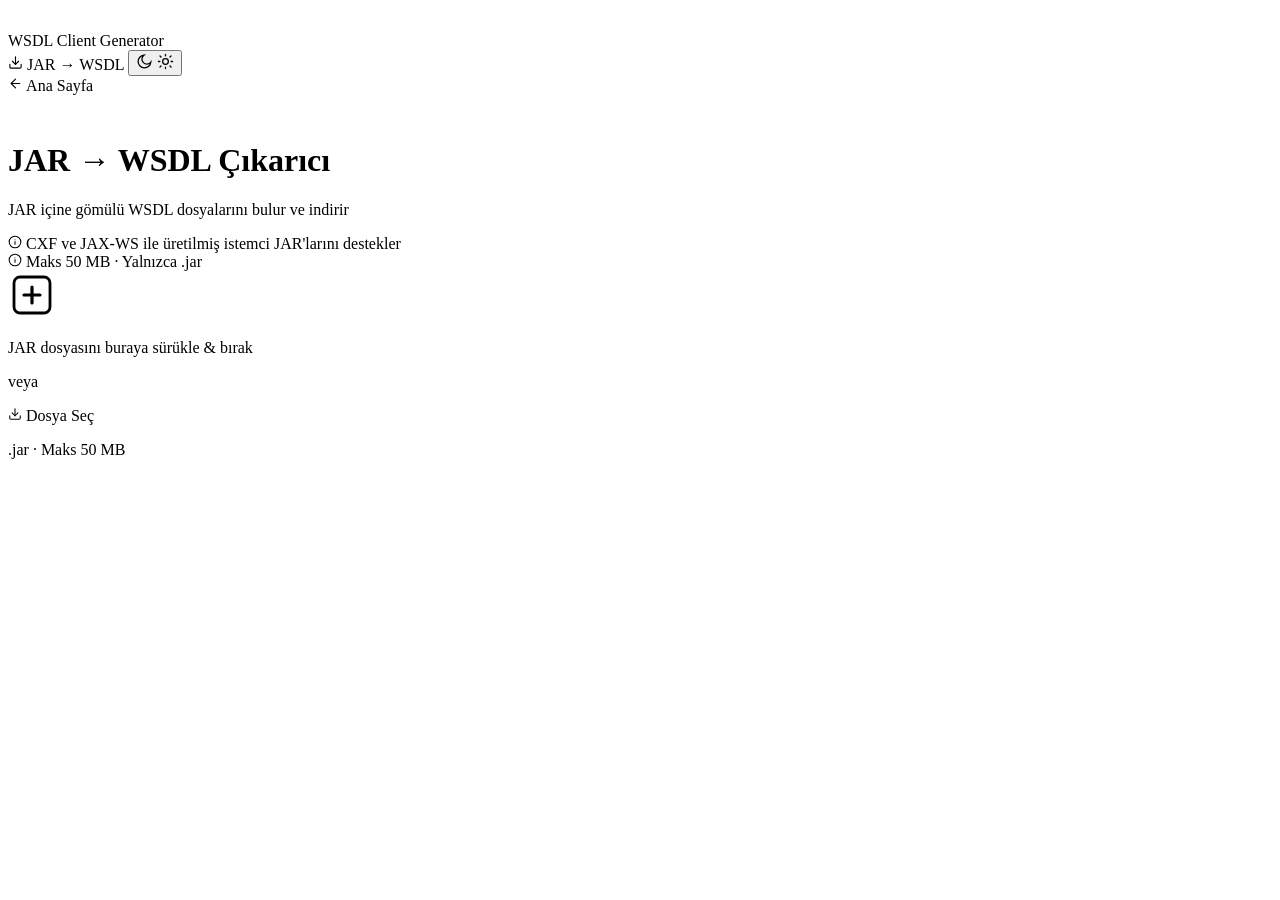
<file: src/main/resources/templates/jar2wsdl.html>
<!DOCTYPE html>
<html lang="tr" xmlns:th="http://www.thymeleaf.org">
<head>
    <meta charset="UTF-8"/>
    <meta name="viewport" content="width=device-width, initial-scale=1.0"/>
    <title>JAR → WSDL | WSDL Client Generator</title>
    <link rel="icon" type="image/svg+xml" th:href="@{/favicon.svg}"/>
    <link rel="icon" type="image/x-icon" th:href="@{/favicon.ico}"/>
    <link rel="stylesheet" th:href="@{/css/style.css}"/>
    <script>
        (function() {
            const t = localStorage.getItem('theme') || 'dark';
            document.documentElement.setAttribute('data-theme', t);
        })();
    </script>
</head>
<body>
<div class="page">

    <header class="header">
        <div class="header-inner">
            <div class="logo">
                <div class="logo-icon">
                    <svg width="20" height="20" viewBox="0 0 20 20" fill="none">
                        <path d="M4 6h5l3 4-3 4H4l3-4-3-4zm6 0h6" stroke="white" stroke-width="1.8"
                              stroke-linecap="round" stroke-linejoin="round"/>
                    </svg>
                </div>
                <span>WSDL Client Generator</span>
            </div>
            <div class="header-right">
                <a class="btn-jar2wsdl btn-jar2wsdl--active" th:href="@{/jar2wsdl}" title="JAR'dan WSDL Çıkar">
                    <svg width="15" height="15" viewBox="0 0 24 24" fill="none">
                        <path d="M21 15v4a2 2 0 01-2 2H5a2 2 0 01-2-2v-4" stroke="currentColor" stroke-width="1.8" stroke-linecap="round" stroke-linejoin="round"/>
                        <polyline points="7 10 12 15 17 10" stroke="currentColor" stroke-width="1.8" stroke-linecap="round" stroke-linejoin="round"/>
                        <line x1="12" y1="15" x2="12" y2="3" stroke="currentColor" stroke-width="1.8" stroke-linecap="round"/>
                    </svg>
                    JAR → WSDL
                </a>
                <button class="theme-toggle" id="themeToggle" title="Tema değiştir" aria-label="Tema değiştir">
                    <svg class="icon-moon" width="17" height="17" viewBox="0 0 24 24" fill="none">
                        <path d="M21 12.79A9 9 0 1111.21 3a7 7 0 109.79 9.79z" stroke="currentColor" stroke-width="1.8" stroke-linecap="round"/>
                    </svg>
                    <svg class="icon-sun" width="17" height="17" viewBox="0 0 24 24" fill="none">
                        <circle cx="12" cy="12" r="4" stroke="currentColor" stroke-width="1.8"/>
                        <path d="M12 2v2m0 16v2M4.22 4.22l1.42 1.42m12.72 12.72 1.42 1.42M2 12h2m16 0h2M4.22 19.78l1.42-1.42M18.36 5.64l1.42-1.42" stroke="currentColor" stroke-width="1.8" stroke-linecap="round"/>
                    </svg>
                </button>
            </div>
        </div>
    </header>

    <main class="main">
        <div class="jar2wsdl-page">

            <!-- Geri butonu + başlık -->
            <div class="jar2wsdl-page-header">
                <a th:href="@{/}" class="btn-back">
                    <svg width="15" height="15" viewBox="0 0 24 24" fill="none">
                        <path d="M19 12H5M12 5l-7 7 7 7" stroke="currentColor" stroke-width="1.8" stroke-linecap="round" stroke-linejoin="round"/>
                    </svg>
                    Ana Sayfa
                </a>
                <div class="jar2wsdl-page-title-group">
                    <div class="jar2wsdl-page-icon">
                        <svg width="22" height="22" viewBox="0 0 24 24" fill="none">
                            <path d="M21 15v4a2 2 0 01-2 2H5a2 2 0 01-2-2v-4" stroke="white" stroke-width="1.8" stroke-linecap="round" stroke-linejoin="round"/>
                            <polyline points="7 10 12 15 17 10" stroke="white" stroke-width="1.8" stroke-linecap="round" stroke-linejoin="round"/>
                            <line x1="12" y1="15" x2="12" y2="3" stroke="white" stroke-width="1.8" stroke-linecap="round"/>
                        </svg>
                    </div>
                    <div>
                        <h1 class="jar2wsdl-page-title">JAR → WSDL Çıkarıcı</h1>
                        <p class="jar2wsdl-page-desc">JAR içine gömülü WSDL dosyalarını bulur ve indirir</p>
                    </div>
                </div>
            </div>

            <!-- Kart -->
            <div class="card jar2wsdl-card">

                <!-- Bilgi satırı -->
                <div class="jar2wsdl-info-bar">
                    <div class="jar2wsdl-info-item">
                        <svg width="14" height="14" viewBox="0 0 24 24" fill="none">
                            <circle cx="12" cy="12" r="10" stroke="currentColor" stroke-width="1.8"/>
                            <path d="M12 8v.01M12 11v5" stroke="currentColor" stroke-width="1.8" stroke-linecap="round"/>
                        </svg>
                        <span>CXF ve JAX-WS ile üretilmiş istemci JAR'larını destekler</span>
                    </div>
                    <div class="jar2wsdl-info-item">
                        <svg width="14" height="14" viewBox="0 0 24 24" fill="none">
                            <circle cx="12" cy="12" r="10" stroke="currentColor" stroke-width="1.8"/>
                            <path d="M12 8v.01M12 11v5" stroke="currentColor" stroke-width="1.8" stroke-linecap="round"/>
                        </svg>
                        <span>Maks 50 MB · Yalnızca .jar</span>
                    </div>
                </div>

                <!-- Yükleme alanı -->
                <div class="jar2wsdl-drop-area" id="jar2wsdlDrop">
                    <div class="jar2wsdl-drop-icon">
                        <svg width="48" height="48" viewBox="0 0 24 24" fill="none">
                            <rect x="3" y="3" width="18" height="18" rx="3" stroke="currentColor" stroke-width="1.4"/>
                            <path d="M8 12h8M12 8v8" stroke="currentColor" stroke-width="1.6" stroke-linecap="round"/>
                        </svg>
                    </div>
                    <p class="jar2wsdl-drop-text">JAR dosyasını buraya sürükle &amp; bırak</p>
                    <p class="jar2wsdl-drop-or">veya</p>
                    <label class="btn-primary jar2wsdl-pick-btn" for="jar2wsdlFileInput">
                        <svg width="14" height="14" viewBox="0 0 24 24" fill="none">
                            <path d="M21 15v4a2 2 0 01-2 2H5a2 2 0 01-2-2v-4" stroke="currentColor" stroke-width="1.8" stroke-linecap="round" stroke-linejoin="round"/>
                            <polyline points="7 10 12 15 17 10" stroke="currentColor" stroke-width="1.8" stroke-linecap="round" stroke-linejoin="round"/>
                            <line x1="12" y1="15" x2="12" y2="3" stroke="currentColor" stroke-width="1.8" stroke-linecap="round"/>
                        </svg>
                        Dosya Seç
                    </label>
                    <input type="file" id="jar2wsdlFileInput" accept=".jar" style="display:none">
                    <p class="jar2wsdl-hint">.jar · Maks 50 MB</p>
                </div>

                <!-- Yükleniyor -->
                <div class="jar2wsdl-loading" id="jar2wsdlLoading" style="display:none">
                    <div class="spinner"></div>
                    <span id="jar2wsdlLoadingText">JAR taranıyor…</span>
                </div>

                <!-- Hata -->
                <div class="jar2wsdl-error" id="jar2wsdlError" style="display:none"></div>

                <!-- Sonuç -->
                <div class="jar2wsdl-result" id="jar2wsdlResult" style="display:none">
                    <div class="jar2wsdl-result-header">
                        <div class="jar2wsdl-result-meta">
                            <span class="jar2wsdl-result-badge" id="jar2wsdlBadge"></span>
                            <span class="jar2wsdl-result-filename" id="jar2wsdlFilename"></span>
                        </div>
                        <div class="jar2wsdl-result-actions">
                            <button class="btn-secondary jar2wsdl-reset-btn" id="jar2wsdlResetBtn">
                                <svg width="13" height="13" viewBox="0 0 24 24" fill="none">
                                    <path d="M1 4v6h6M23 20v-6h-6" stroke="currentColor" stroke-width="1.8" stroke-linecap="round" stroke-linejoin="round"/>
                                    <path d="M20.49 9A9 9 0 005.64 5.64L1 10m22 4l-4.64 4.36A9 9 0 013.51 15" stroke="currentColor" stroke-width="1.8" stroke-linecap="round" stroke-linejoin="round"/>
                                </svg>
                                Yeni JAR
                            </button>
                            <button class="btn-primary jar2wsdl-download-all-btn" id="jar2wsdlDownloadAllBtn" style="display:none">
                                <svg width="13" height="13" viewBox="0 0 24 24" fill="none">
                                    <path d="M21 15v4a2 2 0 01-2 2H5a2 2 0 01-2-2v-4" stroke="currentColor" stroke-width="1.8" stroke-linecap="round" stroke-linejoin="round"/>
                                    <polyline points="7 10 12 15 17 10" stroke="currentColor" stroke-width="1.8" stroke-linecap="round" stroke-linejoin="round"/>
                                    <line x1="12" y1="15" x2="12" y2="3" stroke="currentColor" stroke-width="1.8" stroke-linecap="round"/>
                                </svg>
                                Tümünü İndir (.zip)
                            </button>
                        </div>
                    </div>
                    <div class="jar2wsdl-wsdl-list" id="jar2wsdlList"></div>
                </div>

            </div><!-- /card -->

        </div><!-- /jar2wsdl-page -->
    </main>

</div><!-- /page -->

<script th:src="@{/js/jar2wsdl.js}"></script>
<script th:src="@{/js/app.js}"></script>
</body>
</html>
</file>
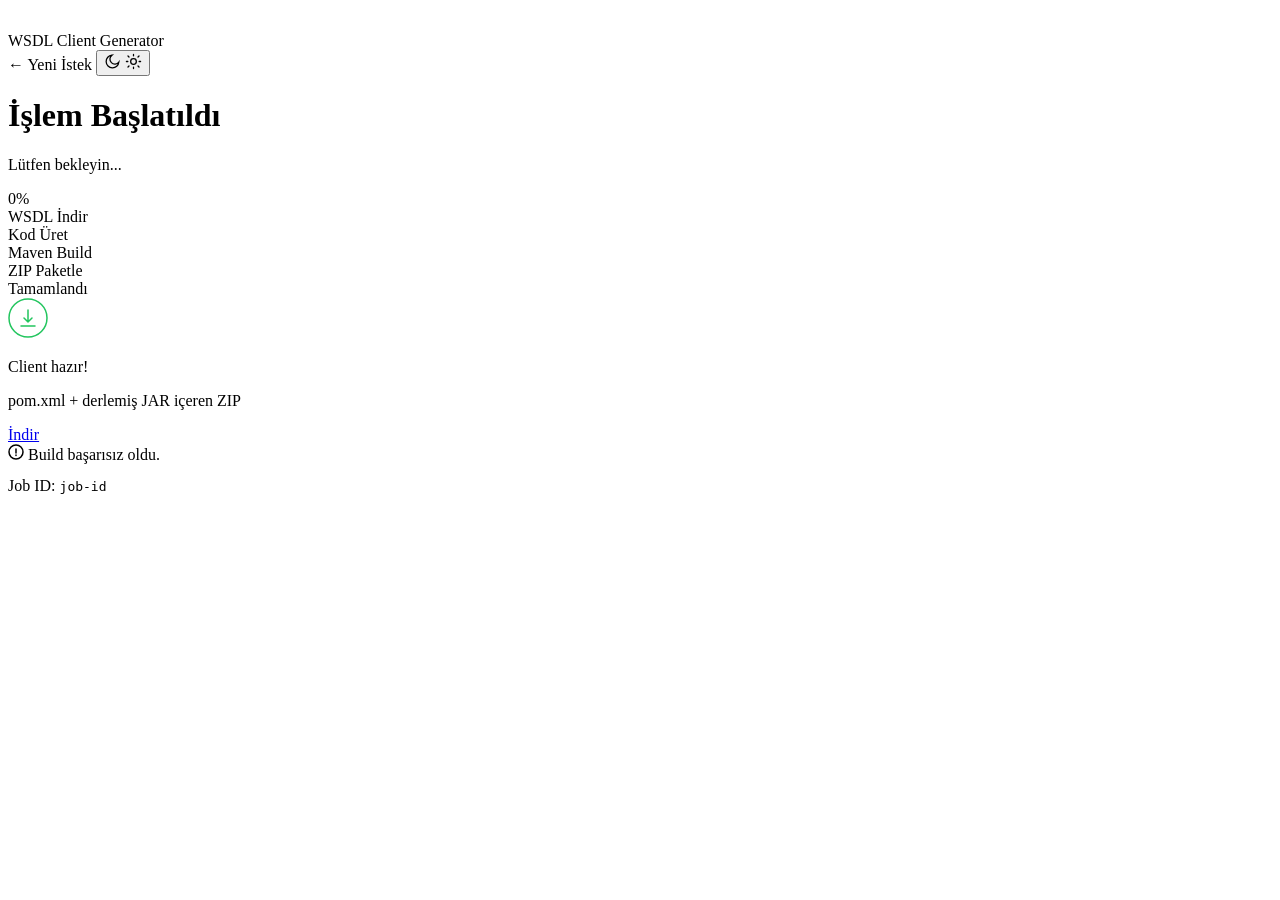
<file: src/main/resources/templates/status.html>
<!DOCTYPE html>
<html lang="tr" xmlns:th="http://www.thymeleaf.org">
<head>
    <meta charset="UTF-8"/>
    <meta name="viewport" content="width=device-width, initial-scale=1.0"/>
    <title>İşlem Durumu — WSDL Client Generator</title>
    <link rel="icon" type="image/svg+xml" th:href="@{/favicon.svg}"/>
    <link rel="icon" type="image/x-icon" th:href="@{/favicon.ico}"/>
    <link rel="stylesheet" th:href="@{/css/style.css}"/>
    <script>
        (function() {
            const t = localStorage.getItem('theme') || 'dark';
            document.documentElement.setAttribute('data-theme', t);
        })();
    </script>
</head>
<body>
<div class="page">

    <header class="header">
        <div class="header-inner">
            <div class="logo">
                <div class="logo-icon">
                    <svg width="20" height="20" viewBox="0 0 20 20" fill="none">
                        <path d="M4 6h5l3 4-3 4H4l3-4-3-4zm6 0h6" stroke="white" stroke-width="1.8"
                              stroke-linecap="round" stroke-linejoin="round"/>
                    </svg>
                </div>
                <span>WSDL Client Generator</span>
            </div>
            <div class="header-right">
                <a th:href="@{/}" class="btn-back">← Yeni İstek</a>
                <button class="theme-toggle" id="themeToggle" title="Tema değiştir" aria-label="Tema değiştir">
                    <svg class="icon-moon" width="17" height="17" viewBox="0 0 24 24" fill="none">
                        <path d="M21 12.79A9 9 0 1111.21 3a7 7 0 109.79 9.79z" stroke="currentColor" stroke-width="1.8" stroke-linecap="round"/>
                    </svg>
                    <svg class="icon-sun" width="17" height="17" viewBox="0 0 24 24" fill="none">
                        <circle cx="12" cy="12" r="4" stroke="currentColor" stroke-width="1.8"/>
                        <path d="M12 2v2m0 16v2M4.22 4.22l1.42 1.42m12.72 12.72 1.42 1.42M2 12h2m16 0h2M4.22 19.78l1.42-1.42M18.36 5.64l1.42-1.42" stroke="currentColor" stroke-width="1.8" stroke-linecap="round"/>
                    </svg>
                </button>
            </div>
        </div>
    </header>

    <main class="main">
        <div class="card status-card">

            <div class="status-header">
                <div class="status-icon" id="statusIcon">
                    <!-- JS tarafından doldurulur -->
                    <div class="spinner"></div>
                </div>
                <div class="status-meta">
                    <h1 class="status-title" id="statusTitle">İşlem Başlatıldı</h1>
                    <p class="status-msg"  id="statusMsg">Lütfen bekleyin...</p>
                </div>
            </div>

            <!-- Progress Bar -->
            <div class="progress-wrap">
                <div class="progress-bar">
                    <div class="progress-fill" id="progressFill" style="width:0%"></div>
                </div>
                <span class="progress-pct" id="progressPct">0%</span>
            </div>

            <!-- Aşama adımları -->
            <div class="pipeline">
                <div class="pipe-step" id="pipe-FETCHING_WSDL">
                    <div class="pipe-dot"></div>
                    <span>WSDL İndir</span>
                </div>
                <div class="pipe-line"></div>
                <div class="pipe-step" id="pipe-GENERATING_CODE">
                    <div class="pipe-dot"></div>
                    <span>Kod Üret</span>
                </div>
                <div class="pipe-line"></div>
                <div class="pipe-step" id="pipe-BUILDING">
                    <div class="pipe-dot"></div>
                    <span>Maven Build</span>
                </div>
                <div class="pipe-line"></div>
                <div class="pipe-step" id="pipe-PACKAGING">
                    <div class="pipe-dot"></div>
                    <span>ZIP Paketle</span>
                </div>
                <div class="pipe-line"></div>
                <div class="pipe-step" id="pipe-COMPLETED">
                    <div class="pipe-dot"></div>
                    <span>Tamamlandı</span>
                </div>
            </div>

            <!-- İndirme butonu (COMPLETED durumunda gösterilir) -->
            <div id="downloadSection" class="download-section hidden">
                <div class="download-box">
                    <svg width="40" height="40" viewBox="0 0 40 40" fill="none">
                        <circle cx="20" cy="20" r="19" stroke="#22c55e" stroke-width="1.5"/>
                        <path d="M20 12v12m0 0-4-4m4 4 4-4" stroke="#22c55e" stroke-width="1.5"
                              stroke-linecap="round" stroke-linejoin="round"/>
                        <path d="M13 28h14" stroke="#22c55e" stroke-width="1.5" stroke-linecap="round"/>
                    </svg>
                    <div class="download-info">
                        <p class="download-label">Client hazır!</p>
                        <p class="download-hint">pom.xml + derlemiş JAR içeren ZIP</p>
                    </div>
                    <a id="downloadBtn" href="#" class="btn-download">İndir</a>
                </div>
            </div>

            <!-- Hata bölümü (FAILED durumunda gösterilir) -->
            <div id="errorSection" class="error-section hidden">
                <div class="alert alert-error">
                    <svg width="16" height="16" viewBox="0 0 16 16"><circle cx="8" cy="8" r="7" stroke="currentColor" stroke-width="1.5" fill="none"/><path d="M8 5v4m0 2v.5" stroke="currentColor" stroke-width="1.5" stroke-linecap="round"/></svg>
                    <span>Build başarısız oldu.</span>
                </div>
                <pre class="error-detail" id="errorDetail"></pre>
            </div>

            <div class="job-meta">
                <span>Job ID: </span>
                <code th:text="${job.id}">job-id</code>
            </div>
        </div>
    </main>
</div>

<script th:inline="javascript">
    const JOB_ID   = [[${job.id}]];
    const API_BASE  = [[@{/api/jobs/}]];
    const DOWN_BASE = [[@{/api/jobs/}]];
</script>
<script th:src="@{/js/status.js}"></script>
</body>
</html>
</file>
<file: src/main/resources/static/css/style.css>
/* ── Reset & Base ─────────────────────────────────────── */
*, *::before, *::after { box-sizing: border-box; margin: 0; padding: 0; }

/* ── Theme Tokens ─────────────────────────────────────── */
:root {
  --bg:          #0b0b10;
  --bg2:         #13131a;
  --bg3:         #1a1a24;
  --bg4:         #22222f;
  --border:      #2c2c3e;
  --border-hi:   #6366f1;
  --text:        #e8e8f4;
  --text2:       #8888aa;
  --text3:       #55556a;
  --accent:      #6366f1;
  --accent-hi:   #818cf8;
  --accent-glow: rgba(99,102,241,.18);
  --green:       #22c55e;
  --green-glow:  rgba(34,197,94,.12);
  --red:         #ef4444;
  --yellow:      #f59e0b;
  --radius:      14px;
  --radius-sm:   9px;
  --shadow:      0 4px 24px rgba(0,0,0,.45);
  --shadow-sm:   0 2px 8px  rgba(0,0,0,.3);
  --transition:  .18s cubic-bezier(.4,0,.2,1);
}

[data-theme="light"] {
  --bg:          #f0f0f7;
  --bg2:         #ffffff;
  --bg3:         #f5f5fc;
  --bg4:         #eaeaf5;
  --border:      #d8d8ec;
  --border-hi:   #6366f1;
  --text:        #1a1a2e;
  --text2:       #5a5a7a;
  --text3:       #9090b0;
  --accent:      #6366f1;
  --accent-hi:   #4f52d6;
  --accent-glow: rgba(99,102,241,.10);
  --green:       #16a34a;
  --green-glow:  rgba(22,163,74,.08);
  --red:         #dc2626;
  --shadow:      0 4px 24px rgba(100,100,180,.10);
  --shadow-sm:   0 2px 8px  rgba(100,100,180,.08);
}

/* ── Base ─────────────────────────────────────────────── */
html { font-size: 15px; }

body {
  font-family: -apple-system, BlinkMacSystemFont, "Segoe UI", Roboto, "Inter", sans-serif;
  background: var(--bg);
  color: var(--text);
  line-height: 1.6;
  min-height: 100vh;
  transition: background var(--transition), color var(--transition);
}

/* ── Noise texture overlay (subtle) ──────────────────── */
body::before {
  content: '';
  position: fixed; inset: 0; pointer-events: none; z-index: 0;
  opacity: .025;
  background-image: url("data:image/svg+xml,%3Csvg viewBox='0 0 200 200' xmlns='http://www.w3.org/2000/svg'%3E%3Cfilter id='n'%3E%3CfeTurbulence type='fractalNoise' baseFrequency='0.75' numOctaves='4' stitchTiles='stitch'/%3E%3C/filter%3E%3Crect width='100%25' height='100%25' filter='url(%23n)'/%3E%3C/svg%3E");
}

/* ── Layout ───────────────────────────────────────────── */
.page { display: flex; flex-direction: column; min-height: 100vh; position: relative; z-index: 1; }

/* ── Header ───────────────────────────────────────────── */
.header {
  border-bottom: 1px solid var(--border);
  background: color-mix(in srgb, var(--bg2) 85%, transparent);
  backdrop-filter: blur(12px);
  -webkit-backdrop-filter: blur(12px);
  position: sticky; top: 0; z-index: 100;
  transition: background var(--transition), border-color var(--transition);
}
.header-inner {
  max-width: 900px; margin: 0 auto;
  padding: 0 28px;
  height: 62px;
  display: flex; align-items: center; justify-content: space-between;
}
.logo {
  display: flex; align-items: center; gap: 10px;
  font-weight: 700; font-size: 1rem; color: var(--text);
  text-decoration: none;
}
.logo-icon {
  width: 34px; height: 34px; border-radius: 9px;
  background: linear-gradient(135deg, #6366f1, #818cf8);
  display: flex; align-items: center; justify-content: center;
  box-shadow: 0 0 14px rgba(99,102,241,.4);
  flex-shrink: 0;
}

.header-right { display: flex; align-items: center; gap: 10px; }

.btn-back {
  font-size: .82rem; color: var(--text2);
  text-decoration: none; padding: 6px 14px;
  border: 1px solid var(--border); border-radius: var(--radius-sm);
  transition: color var(--transition), border-color var(--transition), background var(--transition);
  background: transparent;
  cursor: pointer; font-family: inherit;
}
.btn-back:hover { color: var(--text); border-color: var(--border-hi); background: var(--accent-glow); }

/* ── Theme Toggle ─────────────────────────────────────── */
.theme-toggle {
  width: 38px; height: 38px; border-radius: var(--radius-sm);
  border: 1px solid var(--border); background: transparent;
  cursor: pointer; color: var(--text2);
  display: flex; align-items: center; justify-content: center;
  transition: color var(--transition), border-color var(--transition), background var(--transition);
  flex-shrink: 0;
}
.theme-toggle:hover { color: var(--text); border-color: var(--border-hi); background: var(--accent-glow); }
.theme-toggle .icon-sun  { display: none; }
.theme-toggle .icon-moon { display: block; }
[data-theme="light"] .theme-toggle .icon-sun  { display: block; }
[data-theme="light"] .theme-toggle .icon-moon { display: none; }

/* ── Main ─────────────────────────────────────────────── */
.main {
  flex: 1; max-width: 900px; margin: 0 auto;
  padding: 40px 28px 100px;
  width: 100%;
}

/* ── Card ─────────────────────────────────────────────── */
.card {
  background: var(--bg2);
  border: 1px solid var(--border);
  border-radius: var(--radius);
  padding: 40px;
  box-shadow: var(--shadow);
  transition: background var(--transition), border-color var(--transition), box-shadow var(--transition);
}

.card-header { margin-bottom: 36px; }
.card-title  { font-size: 1.55rem; font-weight: 800; letter-spacing: -.02em; }
.card-subtitle {
  color: var(--text2); margin-top: 7px; font-size: .9rem;
  max-width: 520px; line-height: 1.55;
}

/* ── Alert ────────────────────────────────────────────── */
.alert {
  display: flex; align-items: center; gap: 9px;
  padding: 12px 16px; border-radius: var(--radius-sm);
  font-size: .875rem; margin-bottom: 28px;
}
.alert-error {
  background: rgba(239,68,68,.08);
  border: 1px solid rgba(239,68,68,.25);
  color: #fca5a5;
}
[data-theme="light"] .alert-error { color: #b91c1c; }

/* ── Form Sections ────────────────────────────────────── */
.form-section { margin-bottom: 32px; }

.section-label {
  font-size: .7rem; font-weight: 700; letter-spacing: .1em;
  text-transform: uppercase; color: var(--text3);
  margin-bottom: 13px; display: flex; align-items: center; gap: 8px;
}
.section-label::after {
  content: ''; flex: 1; height: 1px; background: var(--border);
}
.optional { font-weight: 400; text-transform: none; letter-spacing: 0; font-size: .8rem; }

/* ── Tabs ─────────────────────────────────────────────── */
.tab-group {
  display: flex; gap: 2px;
  background: var(--bg3); border-radius: var(--radius-sm);
  padding: 3px; margin-bottom: 8px; width: fit-content;
  border: 1px solid var(--border);
}
.tab {
  padding: 7px 18px; border: none; border-radius: 7px;
  background: transparent; color: var(--text2);
  font-size: .875rem; cursor: pointer; font-family: inherit; font-weight: 500;
  transition: background var(--transition), color var(--transition), box-shadow var(--transition);
}
.tab.active {
  background: var(--bg2); color: var(--text);
  box-shadow: var(--shadow-sm);
}
.tab-content.hidden { display: none; }
.tab-content { margin-top: -2px; }
.tab-disabled {
  cursor: not-allowed !important; opacity: .5;
  pointer-events: none;
}
.tab-soon {
  display: inline-block; margin-left: 6px;
  font-size: .68rem; font-weight: 600; letter-spacing: .03em;
  padding: 1px 6px; border-radius: 4px;
  background: rgba(245,158,11,.15); color: var(--yellow);
  border: 1px solid rgba(245,158,11,.3);
  vertical-align: middle;
}

/* ── Inputs ───────────────────────────────────────────── */
.input-group { display: flex; flex-direction: column; gap: 5px; }
.input-label { font-size: .78rem; color: var(--text2); font-weight: 600; }

.input {
  width: 100%; padding: 8px 12px;
  background: var(--bg3); border: 1px solid var(--border);
  border-radius: var(--radius-sm); color: var(--text);
  font-size: .9rem; outline: none; font-family: inherit;
  transition: border-color var(--transition), background var(--transition), box-shadow var(--transition);
}
.input:focus {
  border-color: var(--accent);
  box-shadow: 0 0 0 3px var(--accent-glow);
}
.input::placeholder { color: var(--text3); }
.input.mono { font-family: "JetBrains Mono", "Fira Code", ui-monospace, monospace; font-size: .85rem; }

/* ── File Drop ────────────────────────────────────────── */
.file-drop {
  border: 1.5px dashed var(--border);
  border-radius: var(--radius-sm);
  padding: 32px;
  text-align: center; cursor: pointer;
  transition: border-color var(--transition), background var(--transition);
  position: relative;
  background: var(--bg3);
}
.file-drop:hover, .file-drop.drag-over {
  border-color: var(--accent);
  background: var(--accent-glow);
}
.file-input {
  position: absolute; inset: 0; opacity: 0; cursor: pointer; width: 100%; height: 100%;
}
.file-placeholder {
  display: flex; flex-direction: column; align-items: center; gap: 8px;
  pointer-events: none; color: var(--text2);
}
.file-text { font-size: .875rem; }
.file-hint { font-size: .75rem; color: var(--text3); }
.link { color: var(--accent); }
.file-selected {
  display: flex; align-items: center; gap: 8px;
  justify-content: center; color: var(--green); font-size: .875rem;
}
.file-selected.hidden { display: none; }

/* ── Version Grid ─────────────────────────────────────── */
.version-grid {
  display: grid; grid-template-columns: repeat(4, 1fr); gap: 12px;
}

.version-card { cursor: pointer; }
.version-card input { display: none; }

.version-inner {
  border: 1.5px solid var(--border);
  border-radius: var(--radius-sm);
  padding: 18px 12px 14px;
  display: flex; flex-direction: column; align-items: center; gap: 4px;
  transition: border-color var(--transition), background var(--transition), box-shadow var(--transition), transform var(--transition);
  position: relative; background: var(--bg3);
  user-select: none;
}
.version-card:hover .version-inner {
  border-color: var(--accent-hi);
  transform: translateY(-2px);
  box-shadow: 0 6px 20px var(--accent-glow);
}
.version-card input:checked + .version-inner {
  border-color: var(--accent);
  background: var(--accent-glow);
  box-shadow: 0 0 0 3px var(--accent-glow);
}

.version-num  { font-size: 1.65rem; font-weight: 800; color: var(--text); letter-spacing: -.02em; }
.version-tool { font-size: .68rem; color: var(--text2); font-weight: 500; margin-top: 2px; }
.version-ns   { font-size: .62rem; font-family: ui-monospace, monospace; color: var(--text3); }

.version-badge {
  position: absolute; top: -9px; right: 8px;
  background: linear-gradient(135deg, #6366f1, #818cf8);
  color: white; font-size: .58rem; font-weight: 700;
  padding: 2px 7px; border-radius: 20px;
  letter-spacing: .04em; text-transform: uppercase;
}

/* ── Coord Grid ───────────────────────────────────────── */
.coord-grid { display: grid; grid-template-columns: 1fr 1fr 1fr; gap: 14px; }

/* ── Primary Button ───────────────────────────────────── */
.btn-primary {
  display: flex; align-items: center; justify-content: center; gap: 9px;
  width: 100%; padding: 15px;
  background: linear-gradient(135deg, #6366f1, #818cf8);
  color: white; border: none; border-radius: var(--radius-sm);
  font-size: 1rem; font-weight: 700; cursor: pointer;
  margin-top: 10px;
  box-shadow: 0 4px 20px rgba(99,102,241,.35);
  transition: opacity var(--transition), transform var(--transition), box-shadow var(--transition);
  font-family: inherit; letter-spacing: .01em;
}
.btn-primary:hover   { opacity: .92; transform: translateY(-1px); box-shadow: 0 6px 28px rgba(99,102,241,.45); }
.btn-primary:active  { transform: scale(.99) translateY(0); }
.btn-primary:disabled {
  background: var(--bg4); color: var(--text3);
  cursor: not-allowed; box-shadow: none; transform: none;
}

/* ── How Section ──────────────────────────────────────── */
.how-section {
  margin-top: 32px; padding: 28px 32px;
  background: var(--bg2); border: 1px solid var(--border);
  border-radius: var(--radius); box-shadow: var(--shadow-sm);
  transition: background var(--transition), border-color var(--transition);
}
.how-title { font-size: .75rem; font-weight: 700; letter-spacing: .08em; text-transform: uppercase; color: var(--text3); margin-bottom: 22px; }

.steps { display: flex; align-items: flex-start; gap: 10px; flex-wrap: wrap; }
.step { display: flex; flex-direction: column; align-items: center; gap: 10px; flex: 1; min-width: 110px; text-align: center; }
.step-num {
  width: 34px; height: 34px; border-radius: 50%;
  background: var(--accent-glow); border: 1.5px solid var(--accent);
  display: flex; align-items: center; justify-content: center;
  font-size: .78rem; font-weight: 800; color: var(--accent);
}
.step-text { font-size: .8rem; color: var(--text2); }
.step-text strong { color: var(--text); display: block; margin-bottom: 2px; font-size: .82rem; }
.step-arrow { color: var(--text3); font-size: 1.1rem; padding-top: 10px; }

/* ── Status Card ──────────────────────────────────────── */
.status-header { display: flex; align-items: center; gap: 20px; margin-bottom: 28px; }
.status-icon { width: 56px; height: 56px; flex-shrink: 0; display: flex; align-items: center; justify-content: center; }
.status-title { font-size: 1.3rem; font-weight: 800; letter-spacing: -.01em; }
.status-msg   { color: var(--text2); font-size: .875rem; margin-top: 4px; }

/* Spinner */
.spinner {
  width: 44px; height: 44px; border-radius: 50%;
  border: 3px solid var(--border);
  border-top-color: var(--accent);
  animation: spin .75s linear infinite;
  box-shadow: 0 0 16px var(--accent-glow);
}
@keyframes spin { to { transform: rotate(360deg); } }

/* ── Progress Bar ─────────────────────────────────────── */
.progress-wrap { display: flex; align-items: center; gap: 14px; margin-bottom: 30px; }
.progress-bar {
  flex: 1; height: 7px; background: var(--bg4); border-radius: 999px; overflow: hidden;
}
.progress-fill {
  height: 100%;
  background: linear-gradient(90deg, #6366f1, #818cf8);
  border-radius: 999px;
  transition: width .5s cubic-bezier(.4,0,.2,1);
  box-shadow: 0 0 10px rgba(99,102,241,.5);
}
.progress-pct { font-size: .78rem; color: var(--text2); min-width: 34px; text-align: right; font-variant-numeric: tabular-nums; }

/* ── Pipeline ─────────────────────────────────────────── */
.pipeline { display: flex; align-items: center; margin-bottom: 30px; }
.pipe-step {
  display: flex; flex-direction: column; align-items: center; gap: 7px;
  font-size: .7rem; color: var(--text3); min-width: 82px; text-align: center;
  transition: color var(--transition);
}
.pipe-dot {
  width: 11px; height: 11px; border-radius: 50%;
  background: var(--bg4); border: 2px solid var(--border);
  transition: background var(--transition), border-color var(--transition), box-shadow var(--transition);
}
.pipe-line { flex: 1; height: 2px; background: var(--border); transition: background var(--transition); }

.pipe-step.active .pipe-dot  { border-color: var(--accent); background: var(--accent); box-shadow: 0 0 8px var(--accent-glow); }
.pipe-step.active             { color: var(--accent); font-weight: 600; }
.pipe-step.done   .pipe-dot  { border-color: var(--green); background: var(--green); }
.pipe-step.done               { color: var(--green); }
.pipe-step.error  .pipe-dot  { border-color: var(--red); background: var(--red); }
.pipe-step.done + .pipe-line { background: var(--green); }

/* ── Download Section ─────────────────────────────────── */
.download-section { margin-top: 4px; }
.download-section.hidden { display: none; }

.download-box {
  display: flex; align-items: center; gap: 20px;
  background: var(--green-glow);
  border: 1.5px solid rgba(34,197,94,.25);
  border-radius: var(--radius-sm);
  padding: 22px 26px;
  animation: fadeSlideUp .4s ease;
}
.download-info { flex: 1; }
.download-label { font-weight: 700; color: var(--green); font-size: .95rem; }
.download-hint  { font-size: .78rem; color: var(--text2); margin-top: 3px; }

.btn-download {
  padding: 11px 26px;
  background: var(--green); color: #fff;
  border-radius: var(--radius-sm); text-decoration: none;
  font-weight: 700; font-size: .9rem; letter-spacing: .01em;
  box-shadow: 0 4px 16px var(--green-glow);
  transition: opacity var(--transition), transform var(--transition);
  white-space: nowrap;
}
[data-theme="light"] .btn-download { color: #fff; }
.btn-download:hover { opacity: .88; transform: translateY(-1px); }

/* ── Error Section ────────────────────────────────────── */
.error-section { margin-top: 4px; }
.error-section.hidden { display: none; }

.error-detail {
  margin-top: 12px;
  background: var(--bg3); border: 1px solid var(--border);
  border-radius: var(--radius-sm); padding: 14px 16px;
  font-size: .73rem; font-family: ui-monospace, "Fira Code", monospace;
  color: var(--text2); overflow-x: auto; white-space: pre-wrap;
  word-break: break-word; max-height: 240px; overflow-y: auto;
  line-height: 1.6;
}

/* ── Job Meta ─────────────────────────────────────────── */
.job-meta {
  margin-top: 22px; padding-top: 16px;
  border-top: 1px solid var(--border);
  font-size: .73rem; color: var(--text3);
}
.job-meta code { font-family: ui-monospace, monospace; color: var(--text2); }

/* ── Animations ───────────────────────────────────────── */
@keyframes fadeSlideUp {
  from { opacity: 0; transform: translateY(10px); }
  to   { opacity: 1; transform: translateY(0); }
}
.card { animation: fadeSlideUp .35s ease; }

/* ── Scrollbar (dark) ─────────────────────────────────── */
::-webkit-scrollbar { width: 6px; height: 6px; }
::-webkit-scrollbar-track { background: transparent; }
::-webkit-scrollbar-thumb { background: var(--bg4); border-radius: 999px; }
::-webkit-scrollbar-thumb:hover { background: var(--border-hi); }

/* ── Dual WSDL Grid ───────────────────────────────────── */
.wsdl-grid {
  display: grid; grid-template-columns: 1fr 1fr; gap: 16px; margin-bottom: 14px;
}

.wsdl-env-block {
  background: var(--bg3); border: 1px solid var(--border);
  border-radius: var(--radius-sm); padding: 12px 14px;
  display: flex; flex-direction: column; gap: 8px;
  transition: border-color var(--transition), background var(--transition);
}
.wsdl-env-block:focus-within { border-color: var(--border-hi); }

.wsdl-env-header {
  display: flex; align-items: center; gap: 8px;
}
.env-desc { font-size: .72rem; color: var(--text3); }

.env-badge {
  font-size: .62rem; font-weight: 700; letter-spacing: .07em;
  text-transform: uppercase; padding: 2px 8px; border-radius: 20px;
}
.env-prod {
  background: rgba(99,102,241,.15); color: var(--accent-hi);
  border: 1px solid rgba(99,102,241,.3);
}
.env-test {
  background: rgba(245,158,11,.1); color: #fbbf24;
  border: 1px solid rgba(245,158,11,.25);
}
[data-theme="light"] .env-test { color: #b45309; }

/* ── Codegen Select ───────────────────────────────────── */
.codegen-select {
  display: flex; align-items: center; gap: 12px; flex-wrap: wrap;
  padding: 11px 14px; border-radius: var(--radius-sm);
  background: var(--bg3); border: 1px solid var(--border);
}
.codegen-label {
  font-size: .78rem; color: var(--text2); font-weight: 500; white-space: nowrap;
}
.codegen-option { cursor: pointer; }
.codegen-option input { display: none; }

.codegen-pill {
  display: flex; align-items: center; gap: 7px;
  padding: 5px 12px; border-radius: 999px;
  border: 1.5px solid var(--border); background: var(--bg4);
  font-size: .8rem; color: var(--text2);
  transition: border-color var(--transition), background var(--transition), color var(--transition);
}
.codegen-option:hover .codegen-pill { border-color: var(--border-hi); color: var(--text); }
.codegen-option input:checked + .codegen-pill {
  border-color: var(--accent);
  background: var(--accent-glow);
  color: var(--text);
}

/* ── Info Box ─────────────────────────────────────────── */
.info-box {
  display: flex; align-items: flex-start; gap: 8px;
  padding: 11px 14px; border-radius: var(--radius-sm);
  background: rgba(99,102,241,.06); border: 1px solid rgba(99,102,241,.18);
  font-size: .8rem; color: var(--text2); line-height: 1.55;
}
.info-box svg { flex-shrink: 0; margin-top: 2px; color: var(--accent); }
.info-box code {
  font-family: ui-monospace, monospace; font-size: .78rem;
  background: rgba(99,102,241,.12); padding: 1px 5px; border-radius: 4px;
  color: var(--accent-hi);
}

/* ── Output Preview ───────────────────────────────────── */
.output-preview {
  margin-top: 6px; margin-bottom: 4px;
  background: var(--bg3); border: 1px solid var(--border);
  border-radius: var(--radius-sm); padding: 14px 18px;
}
.output-title {
  font-size: .7rem; font-weight: 700; letter-spacing: .08em;
  text-transform: uppercase; color: var(--text3); margin-bottom: 10px;
}
.output-items {
  display: flex; flex-wrap: wrap; gap: 8px;
}
.output-item {
  display: flex; align-items: center; gap: 6px;
  font-size: .78rem; font-family: ui-monospace, monospace;
  color: var(--text2); background: var(--bg4);
  padding: 4px 10px; border-radius: 6px;
  border: 1px solid var(--border);
  white-space: nowrap;
}

/* ── Back Button ──────────────────────────────────────── */
.btn-back {
  display: inline-flex; align-items: center; gap: 6px;
  padding: 6px 12px; border-radius: var(--radius-sm);
  border: 1px solid var(--border); background: transparent;
  color: var(--text2); font-size: .82rem; font-weight: 500;
  text-decoration: none; cursor: pointer; font-family: inherit;
  transition: color var(--transition), border-color var(--transition), background var(--transition);
}
.btn-back:hover { color: var(--text); border-color: var(--border-hi); background: var(--accent-glow); }

/* ── Secondary Button ─────────────────────────────────── */
.btn-secondary {
  display: inline-flex; align-items: center; gap: 6px;
  padding: 7px 14px; border-radius: var(--radius-sm);
  border: 1px solid var(--border); background: transparent;
  color: var(--text2); font-size: .82rem; font-weight: 500;
  cursor: pointer; font-family: inherit;
  transition: color var(--transition), border-color var(--transition), background var(--transition);
}
.btn-secondary:hover { color: var(--text); border-color: var(--border-hi); background: var(--accent-glow); }

/* ── JAR → WSDL Page Layout ───────────────────────────── */
.jar2wsdl-page { max-width: 700px; margin: 0 auto; display: flex; flex-direction: column; gap: 28px; }

.jar2wsdl-page-header { display: flex; flex-direction: column; gap: 16px; }

.jar2wsdl-page-title-group {
  display: flex; align-items: center; gap: 14px;
}
.jar2wsdl-page-icon {
  width: 46px; height: 46px; border-radius: 12px; flex-shrink: 0;
  background: linear-gradient(135deg, var(--accent), #818cf8);
  display: flex; align-items: center; justify-content: center;
  box-shadow: 0 4px 16px rgba(99,102,241,.35);
}
.jar2wsdl-page-title { font-size: 1.35rem; font-weight: 700; color: var(--text); }
.jar2wsdl-page-desc  { font-size: .85rem; color: var(--text2); margin-top: 3px; }

.jar2wsdl-card { display: flex; flex-direction: column; gap: 20px; }

.jar2wsdl-info-bar {
  display: flex; gap: 20px; flex-wrap: wrap;
  padding: 10px 14px; background: var(--bg3);
  border-radius: var(--radius-sm); border: 1px solid var(--border);
}
.jar2wsdl-info-item { display: flex; align-items: center; gap: 7px; font-size: .8rem; color: var(--text2); }

/* Drop area */
.jar2wsdl-drop-area {
  display: flex; flex-direction: column; align-items: center; gap: 10px;
  padding: 56px 24px; border: 2px dashed var(--border); border-radius: var(--radius);
  cursor: pointer; text-align: center;
  transition: border-color var(--transition), background var(--transition);
}
.jar2wsdl-drop-area.drag-over { border-color: var(--accent); background: var(--accent-glow); }
.jar2wsdl-drop-icon { color: var(--text3); margin-bottom: 4px; }
.jar2wsdl-drop-text { font-size: .95rem; color: var(--text); font-weight: 500; }
.jar2wsdl-drop-or   { font-size: .82rem; color: var(--text3); }
.jar2wsdl-hint      { font-size: .78rem; color: var(--text3); margin-top: 4px; }
.jar2wsdl-pick-btn  { cursor: pointer; display: inline-flex; align-items: center; gap: 6px; }

/* Loading */
.jar2wsdl-loading {
  display: flex; align-items: center; justify-content: center; gap: 12px;
  padding: 48px 0; color: var(--text2); font-size: .9rem;
}

/* Error */
.jar2wsdl-error {
  padding: 12px 16px; background: rgba(239,68,68,.1);
  border: 1px solid rgba(239,68,68,.3); border-radius: var(--radius-sm);
  color: var(--red); font-size: .85rem;
}

/* Result */
.jar2wsdl-result { display: flex; flex-direction: column; gap: 14px; }

.jar2wsdl-result-header {
  display: flex; align-items: center; justify-content: space-between;
  gap: 12px; flex-wrap: wrap;
}
.jar2wsdl-result-meta   { display: flex; align-items: center; gap: 10px; flex-wrap: wrap; }
.jar2wsdl-result-actions { display: flex; align-items: center; gap: 8px; flex-wrap: wrap; }
.jar2wsdl-result-filename { font-size: .83rem; color: var(--text2); font-family: monospace; }

.jar2wsdl-result-badge {
  font-size: .76rem; font-weight: 600; padding: 3px 10px;
  border-radius: 20px; white-space: nowrap;
}
.badge-ok   { background: var(--green-glow); color: var(--green); border: 1px solid rgba(34,197,94,.3); }
.badge-warn { background: rgba(245,158,11,.1); color: var(--yellow); border: 1px solid rgba(245,158,11,.3); }

.jar2wsdl-wsdl-list {
  display: flex; flex-direction: column; gap: 8px;
  max-height: 420px; overflow-y: auto;
  padding-right: 2px;
}
.jar2wsdl-wsdl-item {
  display: flex; align-items: center; justify-content: space-between; gap: 12px;
  padding: 12px 16px; background: var(--bg3);
  border: 1px solid var(--border); border-radius: var(--radius-sm);
  transition: border-color var(--transition);
}
.jar2wsdl-wsdl-item:hover { border-color: var(--border-hi); }
.jar2wsdl-wsdl-item-info { display: flex; align-items: center; gap: 10px; color: var(--text2); min-width: 0; }
.jar2wsdl-wsdl-item-name { display: block; font-size: .88rem; color: var(--text); font-weight: 500; }
.jar2wsdl-wsdl-item-path { display: block; font-size: .75rem; color: var(--text3); font-family: monospace; overflow: hidden; text-overflow: ellipsis; white-space: nowrap; max-width: 380px; }

.jar2wsdl-dl-btn {
  flex-shrink: 0; display: inline-flex; align-items: center; gap: 5px;
  padding: 5px 12px; border-radius: 6px;
  border: 1px solid var(--border); background: transparent;
  color: var(--accent); font-size: .78rem; cursor: pointer; font-family: inherit;
  transition: background var(--transition), border-color var(--transition);
}
.jar2wsdl-dl-btn:hover { background: var(--accent-glow); border-color: var(--accent); }

/* Guide Button ─────────────────────────────────────── */
.btn-guide {
  display: flex; align-items: center; gap: 6px;
  padding: 7px 14px; border-radius: var(--radius-sm);
  border: 1px solid var(--border); background: transparent;
  color: var(--text2); font-size: .82rem; font-weight: 500;
  cursor: pointer; font-family: inherit;
  transition: color var(--transition), border-color var(--transition), background var(--transition);
}
.btn-guide:hover { color: var(--text); border-color: var(--border-hi); background: var(--accent-glow); }

/* ── JAR → WSDL Button ────────────────────────────────── */
.btn-jar2wsdl {
  display: inline-flex; align-items: center; gap: 6px;
  padding: 7px 14px; border-radius: var(--radius-sm);
  border: 1px solid var(--border); background: transparent;
  color: var(--text2); font-size: .82rem; font-weight: 500;
  cursor: pointer; font-family: inherit; text-decoration: none;
  transition: color var(--transition), border-color var(--transition), background var(--transition);
}
.btn-jar2wsdl:hover { color: var(--text); border-color: var(--accent); background: var(--accent-glow); }
.btn-jar2wsdl--active { color: var(--text); border-color: var(--accent); background: var(--accent-glow); }

.jar2wsdl-drop-area {
  display: flex; flex-direction: column; align-items: center; justify-content: center;
  gap: 12px; padding: 48px 24px;
  border: 2px dashed var(--border); border-radius: var(--radius);
  color: var(--text2); text-align: center;
  transition: border-color var(--transition), background var(--transition);
  cursor: pointer;
}
.jar2wsdl-drop-area.drag-over {
  border-color: var(--accent); background: var(--accent-glow);
}
.jar2wsdl-drop-text { font-size: .9rem; }
.jar2wsdl-hint { font-size: .78rem; color: var(--text3); }
.jar2wsdl-pick-btn { cursor: pointer; }

.jar2wsdl-result {
  display: flex; flex-direction: column; gap: 12px; margin-top: 4px;
}
.jar2wsdl-result-header {
  display: flex; align-items: center; justify-content: space-between; gap: 12px;
}
.jar2wsdl-result-title { font-size: .85rem; color: var(--text2); }
.jar2wsdl-download-btn { padding: 7px 18px; font-size: .82rem; }

.jar2wsdl-wsdl-list {
  display: flex; flex-direction: column; gap: 8px;
  max-height: 320px; overflow-y: auto;
}
.jar2wsdl-wsdl-item {
  background: var(--bg3); border: 1px solid var(--border);
  border-radius: var(--radius-sm); padding: 10px 14px;
  font-size: .8rem; color: var(--text2);
  display: flex; align-items: center; justify-content: space-between; gap: 8px;
}
.jar2wsdl-wsdl-item span { color: var(--text); font-family: monospace; }
.jar2wsdl-wsdl-item button {
  background: transparent; border: 1px solid var(--border);
  border-radius: 6px; padding: 4px 10px;
  color: var(--accent); font-size: .76rem; cursor: pointer; font-family: inherit;
  transition: background var(--transition), border-color var(--transition);
}
.jar2wsdl-wsdl-item button:hover { background: var(--accent-glow); border-color: var(--accent); }

.jar2wsdl-error {
  margin-top: 8px; padding: 12px 16px;
  background: rgba(239,68,68,.1); border: 1px solid rgba(239,68,68,.3);
  border-radius: var(--radius-sm); color: var(--red); font-size: .83rem;
}

/* ── Guide Modal Overlay ──────────────────────────────── */
.guide-overlay {
  position: fixed; inset: 0; z-index: 1000;
  background: rgba(0,0,0,.55);
  backdrop-filter: blur(6px);
  -webkit-backdrop-filter: blur(6px);
  display: flex; align-items: flex-start; justify-content: flex-end;
  opacity: 0; pointer-events: none;
  transition: opacity .22s ease;
}
.guide-overlay.open {
  opacity: 1; pointer-events: all;
}

/* ── Guide Modal Panel ────────────────────────────────── */
.guide-modal {
  width: 520px; max-width: 100vw;
  height: 100vh;
  background: var(--bg2);
  border-left: 1px solid var(--border);
  box-shadow: -8px 0 40px rgba(0,0,0,.4);
  display: flex; flex-direction: column;
  transform: translateX(40px);
  transition: transform .25s cubic-bezier(.4,0,.2,1);
  overflow: hidden;
}
.guide-overlay.open .guide-modal {
  transform: translateX(0);
}

.guide-header {
  display: flex; align-items: center; justify-content: space-between;
  padding: 22px 28px; border-bottom: 1px solid var(--border);
  flex-shrink: 0;
  background: var(--bg2);
}
.guide-title-row { display: flex; align-items: center; gap: 12px; }
.guide-icon {
  width: 34px; height: 34px; border-radius: 9px;
  background: linear-gradient(135deg, #6366f1, #818cf8);
  display: flex; align-items: center; justify-content: center;
  box-shadow: 0 0 14px rgba(99,102,241,.35);
  flex-shrink: 0;
}
.guide-title { font-size: 1.05rem; font-weight: 800; letter-spacing: -.01em; }

.guide-close {
  width: 34px; height: 34px; border-radius: var(--radius-sm);
  border: 1px solid var(--border); background: transparent;
  color: var(--text2); cursor: pointer;
  display: flex; align-items: center; justify-content: center;
  transition: color var(--transition), border-color var(--transition), background var(--transition);
  flex-shrink: 0;
}
.guide-close:hover { color: var(--text); border-color: var(--border-hi); background: var(--accent-glow); }

/* ── Guide Body ───────────────────────────────────────── */
.guide-body {
  flex: 1; overflow-y: auto;
  padding: 28px 28px 48px;
  display: flex; flex-direction: column; gap: 32px;
}

/* ── Guide Section ────────────────────────────────────── */
.guide-section { display: flex; flex-direction: column; gap: 14px; }

.guide-section-label {
  font-size: .68rem; font-weight: 700; letter-spacing: .1em;
  text-transform: uppercase; color: var(--text3);
  display: flex; align-items: center; gap: 8px;
}
.guide-section-label::after { content: ''; flex: 1; height: 1px; background: var(--border); }

.guide-text { font-size: .875rem; color: var(--text2); line-height: 1.65; }
.guide-text strong { color: var(--text); }
.guide-text--small { font-size: .78rem; margin-top: 8px; }

/* ── Guide Steps (WSDL) ───────────────────────────────── */
.guide-steps { display: flex; flex-direction: column; gap: 12px; }
.guide-step {
  display: flex; align-items: flex-start; gap: 12px;
  padding: 13px 15px; border-radius: var(--radius-sm);
  background: var(--bg3); border: 1px solid var(--border);
}
.guide-step-icon {
  width: 28px; height: 28px; border-radius: 7px; flex-shrink: 0;
  display: flex; align-items: center; justify-content: center;
  background: var(--bg4); border: 1px solid var(--border); color: var(--text2);
}
.guide-step-icon--prod { background: rgba(99,102,241,.12); border-color: rgba(99,102,241,.25); color: var(--accent-hi); }
.guide-step-icon--test { background: rgba(245,158,11,.08); border-color: rgba(245,158,11,.2); color: #fbbf24; }
.guide-step-title { font-size: .82rem; font-weight: 600; color: var(--text); margin-bottom: 3px; display: flex; align-items: center; gap: 7px; flex-wrap: wrap; }
.guide-step-desc  { font-size: .78rem; color: var(--text2); line-height: 1.55; }
.guide-step-desc code { font-family: ui-monospace, monospace; font-size: .74rem; background: var(--bg4); padding: 1px 5px; border-radius: 4px; color: var(--accent-hi); }

/* ── Guide Compare (Java versions) ───────────────────── */
.guide-compare {
  display: grid; grid-template-columns: 1fr 1fr; gap: 12px;
}
.guide-compare-col {
  background: var(--bg3); border: 1px solid var(--border);
  border-radius: var(--radius-sm); padding: 14px 16px;
  display: flex; flex-direction: column; gap: 10px;
}
.guide-compare-head {
  font-size: .8rem; font-weight: 700; color: var(--text);
  display: flex; align-items: center; flex-wrap: wrap; gap: 6px;
  padding-bottom: 8px; border-bottom: 1px solid var(--border);
}
.guide-compare-head--old { color: var(--text2); }
.guide-compare-head--new { color: var(--accent-hi); }
.guide-list {
  list-style: none; display: flex; flex-direction: column; gap: 6px;
}
.guide-list li {
  font-size: .78rem; color: var(--text2); line-height: 1.4;
  padding-left: 14px; position: relative;
}
.guide-list li::before { content: '·'; position: absolute; left: 2px; color: var(--text3); }
.guide-list code { font-family: ui-monospace, monospace; font-size: .72rem; background: var(--bg4); padding: 1px 4px; border-radius: 3px; color: var(--accent-hi); }

/* ── Guide Files ──────────────────────────────────────── */
.guide-files { display: flex; flex-direction: column; gap: 8px; }
.guide-file {
  display: flex; align-items: flex-start; gap: 12px;
  padding: 11px 14px; border-radius: var(--radius-sm);
  background: var(--bg3); border: 1px solid var(--border);
}
.guide-file-name { font-size: .78rem; font-family: ui-monospace, monospace; color: var(--text); min-width: 200px; flex-shrink: 0; }
.guide-file-desc { font-size: .76rem; color: var(--text2); line-height: 1.5; }
.guide-file-desc code { font-family: ui-monospace, monospace; font-size: .72rem; background: var(--bg4); padding: 1px 4px; border-radius: 3px; color: var(--accent-hi); }

/* ── Guide Usage Steps ────────────────────────────────── */
.guide-usage-steps { display: flex; flex-direction: column; gap: 0; }
.guide-usage-step {
  display: flex; align-items: flex-start; gap: 14px;
  padding: 14px 0; border-bottom: 1px solid var(--border);
}
.guide-usage-step:last-of-type { border-bottom: none; }
.guide-usage-num {
  width: 26px; height: 26px; border-radius: 50%; flex-shrink: 0;
  background: var(--accent-glow); border: 1.5px solid var(--accent);
  display: flex; align-items: center; justify-content: center;
  font-size: .72rem; font-weight: 800; color: var(--accent);
  margin-top: 1px;
}
.guide-usage-title { font-size: .85rem; font-weight: 700; color: var(--text); margin-bottom: 4px; }
.guide-usage-desc  { font-size: .78rem; color: var(--text2); line-height: 1.55; }
.guide-usage-desc code, .guide-usage-desc em {
  font-family: ui-monospace, monospace; font-size: .74rem;
  background: var(--bg4); padding: 1px 5px; border-radius: 4px;
  color: var(--accent-hi); font-style: normal;
}

/* ── Guide Code Block ─────────────────────────────────── */
.guide-code-block {
  margin-top: 14px;
  background: var(--bg3); border: 1px solid var(--border);
  border-radius: var(--radius-sm); overflow: hidden;
}
.guide-code-label {
  padding: 8px 14px; font-size: .68rem; font-weight: 700;
  letter-spacing: .07em; text-transform: uppercase;
  color: var(--text3); border-bottom: 1px solid var(--border);
  background: var(--bg4);
}
.guide-code {
  margin: 0; padding: 14px 16px;
  font-family: "JetBrains Mono", "Fira Code", ui-monospace, monospace;
  font-size: .75rem; color: var(--accent-hi);
  line-height: 1.7; overflow-x: auto; white-space: pre;
}

/* ── Guide Env Table ──────────────────────────────────── */
.guide-env-table {
  border: 1px solid var(--border); border-radius: var(--radius-sm); overflow: hidden;
}
.guide-env-row {
  display: grid; grid-template-columns: 2fr 1fr 2.5fr;
  border-bottom: 1px solid var(--border); font-size: .77rem;
}
.guide-env-row:last-child { border-bottom: none; }
.guide-env-row > div { padding: 10px 13px; color: var(--text2); line-height: 1.5; }
.guide-env-header { background: var(--bg4); }
.guide-env-header > div { font-size: .68rem; font-weight: 700; letter-spacing: .07em; text-transform: uppercase; color: var(--text3); }
.guide-env-row code { font-family: ui-monospace, monospace; font-size: .72rem; background: var(--bg4); padding: 1px 5px; border-radius: 4px; color: var(--accent-hi); }

/* ── Responsive ───────────────────────────────────────── */
@media (max-width: 640px) {
  .card         { padding: 24px 18px; }
  .wsdl-grid    { grid-template-columns: 1fr; }
  .version-grid { grid-template-columns: repeat(2, 1fr); }
  .coord-grid   { grid-template-columns: 1fr; }
  .steps        { flex-direction: column; align-items: flex-start; gap: 16px; }
  .step         { flex-direction: row; text-align: left; min-width: auto; width: 100%; }
  .step-arrow   { display: none; }
  .pipeline     { flex-wrap: wrap; gap: 8px; }
  .pipe-line    { min-width: 20px; }
  .download-box { flex-direction: column; text-align: center; }
  .output-items { flex-direction: column; }
}
</file>
